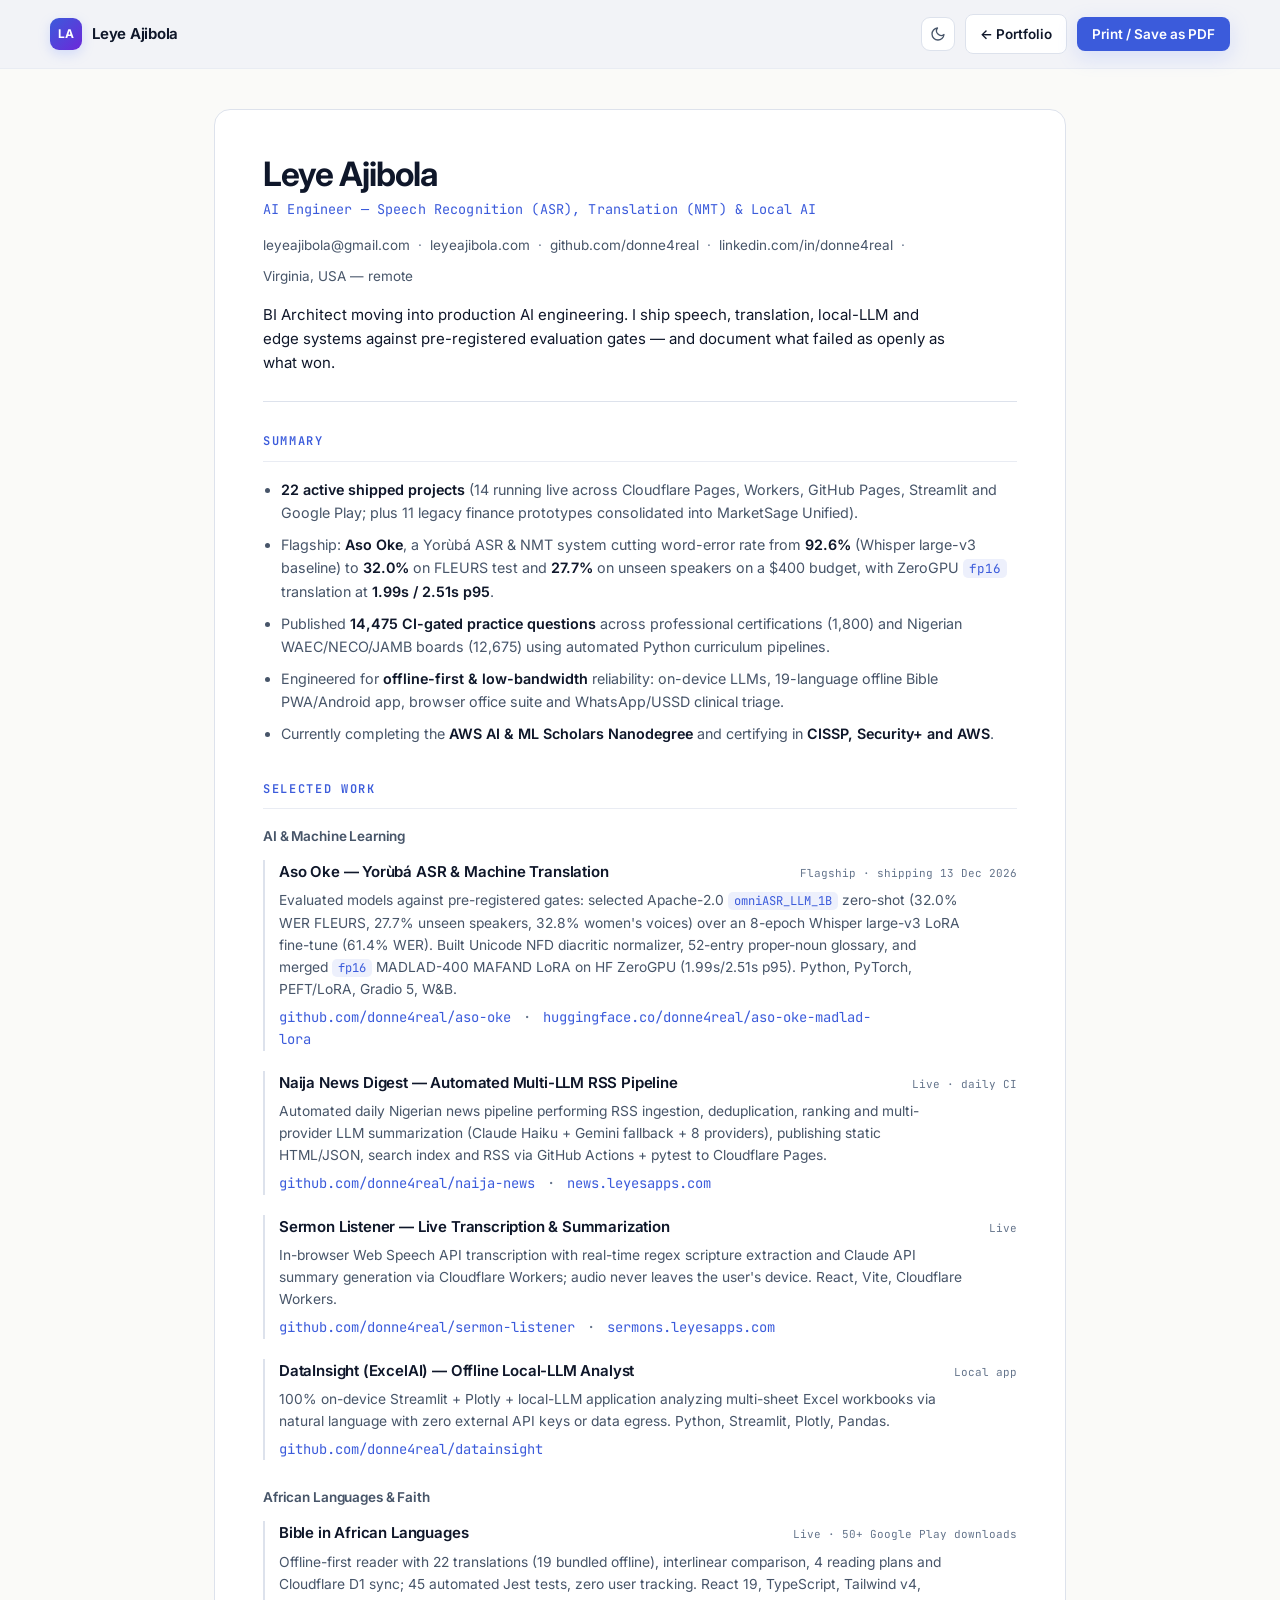
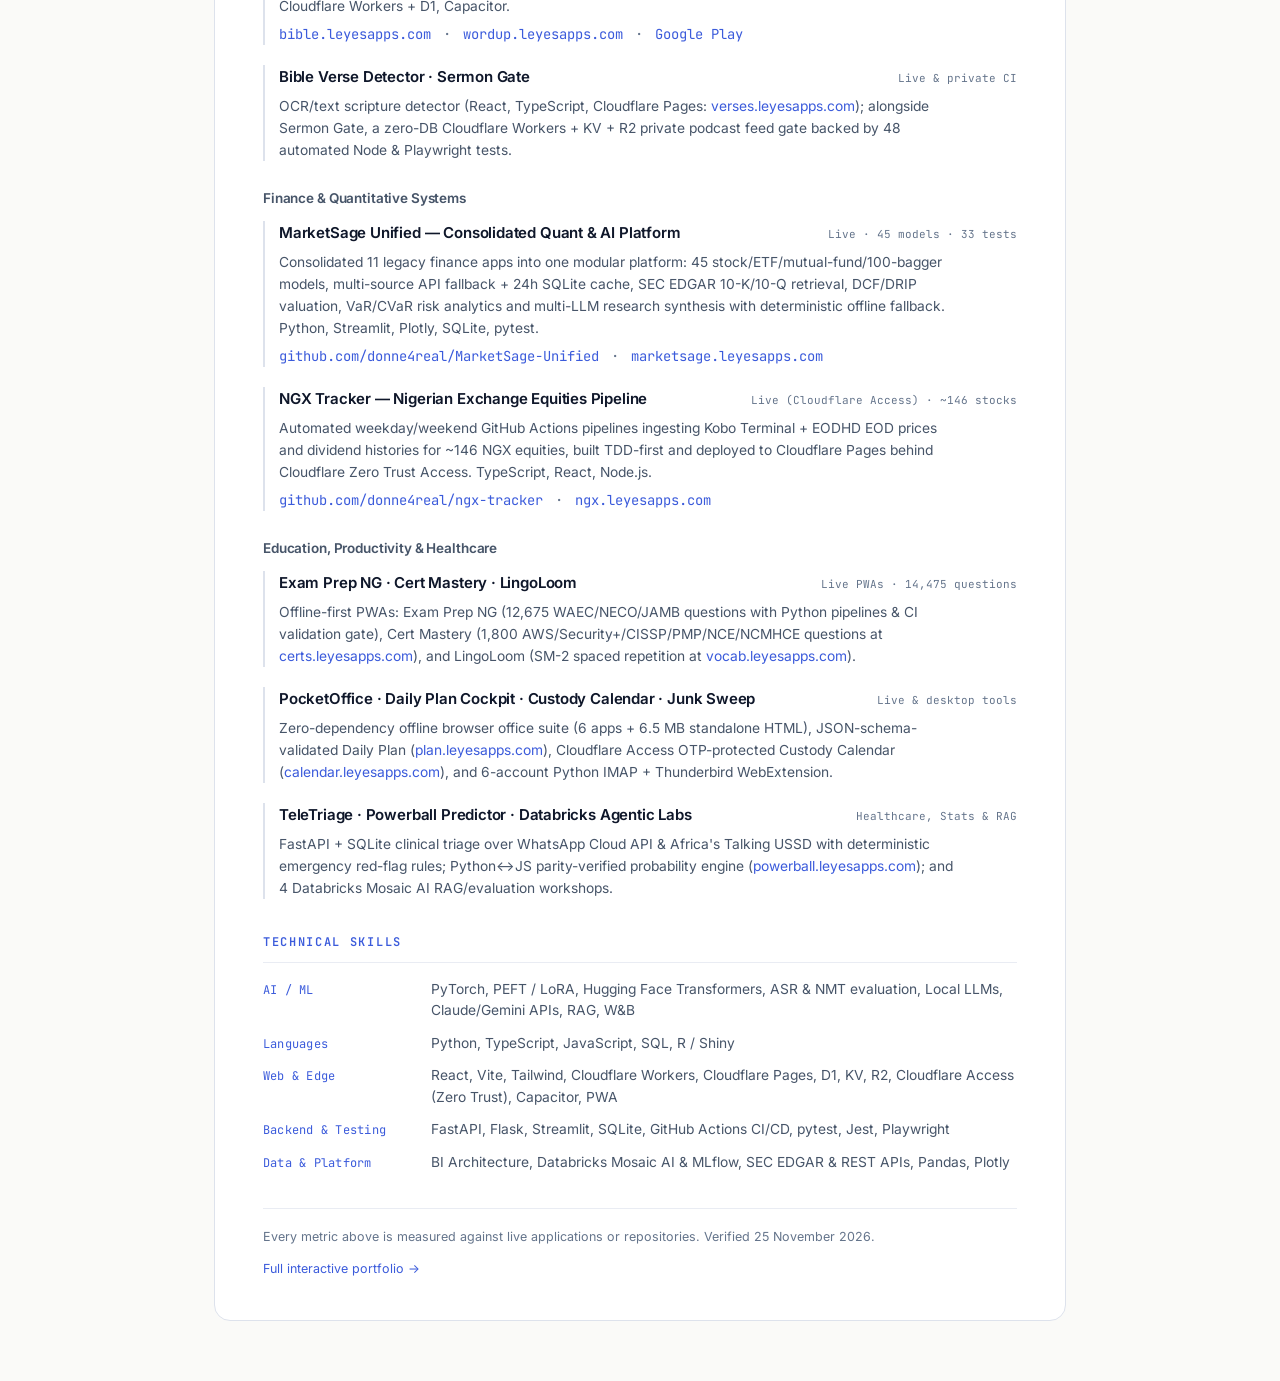
<file: resume.html>
<!DOCTYPE html>
<html lang="en">
<head>
<meta charset="UTF-8">
<meta name="viewport" content="width=device-width, initial-scale=1">
<title>Leye Ajibola — Résumé</title>
<meta name="description" content="Résumé of Leye Ajibola — AI Engineer. Production ASR, NMT, local-LLM and Cloudflare edge systems across 22 active shipped projects.">
<meta name="author" content="Leye Ajibola">
<meta name="theme-color" content="#080A0F">
<link rel="canonical" href="https://leyeajibola.com/resume.html">

<meta property="og:type" content="profile">
<meta property="og:title" content="Leye Ajibola — Résumé">
<meta property="og:description" content="AI Engineer building production ASR, NMT, local-LLM and offline-first systems.">
<meta property="og:url" content="https://leyeajibola.com/resume.html">
<meta property="og:image" content="https://leyeajibola.com/assets/og-card.png">

<link rel="icon" href="favicon.svg" type="image/svg+xml">
<link rel="preconnect" href="https://fonts.googleapis.com">
<link rel="preconnect" href="https://fonts.gstatic.com" crossorigin>
<link href="https://fonts.googleapis.com/css2?family=Inter:wght@400;500;600;700&family=JetBrains+Mono:wght@400;500;600&display=swap" rel="stylesheet">
<link rel="stylesheet" href="assets/css/style.css?v=20261125b">
<link rel="stylesheet" href="assets/css/resume.css?v=20261125b">
</head>
<body class="resume-body">

<header class="resume-bar no-print">
  <div class="wrap resume-bar-inner">
    <a class="brand" href="index.html">
      <span class="brand-mark" aria-hidden="true">LA</span>
      <span class="brand-text">Leye Ajibola</span>
    </a>
    <div class="resume-bar-actions">
      <button type="button" class="icon-btn" id="themeToggle" aria-label="Toggle light or dark theme" title="Toggle theme">
        <svg id="iconSun" width="16" height="16" viewBox="0 0 24 24" fill="none" stroke="currentColor" stroke-width="2" stroke-linecap="round" stroke-linejoin="round" aria-hidden="true"><circle cx="12" cy="12" r="5"/><line x1="12" y1="1" x2="12" y2="3"/><line x1="12" y1="21" x2="12" y2="23"/><line x1="4.22" y1="4.22" x2="5.64" y2="5.64"/><line x1="18.36" y1="18.36" x2="19.78" y2="19.78"/><line x1="1" y1="12" x2="3" y2="12"/><line x1="21" y1="12" x2="23" y2="12"/><line x1="4.22" y1="19.78" x2="5.64" y2="18.36"/><line x1="18.36" y1="5.64" x2="19.78" y2="4.22"/></svg>
        <svg id="iconMoon" width="16" height="16" viewBox="0 0 24 24" fill="none" stroke="currentColor" stroke-width="2" stroke-linecap="round" stroke-linejoin="round" aria-hidden="true" style="display:none"><path d="M21 12.79A9 9 0 1 1 11.21 3 7 7 0 0 0 21 12.79z"/></svg>
      </button>
      <a class="btn btn-sm btn-ghost" href="index.html">&larr; Portfolio</a>
      <button class="btn btn-sm btn-primary" id="printBtn" type="button">Print / Save as PDF</button>
    </div>
  </div>
</header>

<main class="resume-wrap">
  <article class="resume">

    <!-- ---------- HEADER ---------- -->
    <header class="resume-head">
      <h1>Leye Ajibola</h1>
      <p class="resume-title">AI Engineer &mdash; Speech Recognition (ASR), Translation (NMT) &amp; Local AI</p>
      <p class="resume-contact">
        <a href="mailto:leyeajibola@gmail.com">leyeajibola@gmail.com</a>
        <span aria-hidden="true">&middot;</span>
        <a href="https://leyeajibola.com">leyeajibola.com</a>
        <span aria-hidden="true">&middot;</span>
        <a href="https://github.com/donne4real" target="_blank" rel="noopener">github.com/donne4real</a>
        <span aria-hidden="true">&middot;</span>
        <a href="https://www.linkedin.com/in/donne4real" target="_blank" rel="noopener">linkedin.com/in/donne4real</a>
        <span aria-hidden="true">&middot;</span>
        <span>Virginia, USA &mdash; remote</span>
      </p>
      <p class="resume-strap">
        BI Architect moving into production AI engineering. I ship speech, translation, local-LLM and edge
        systems against pre-registered evaluation gates &mdash; and document what failed as openly as what won.
      </p>
    </header>

    <!-- ---------- SUMMARY ---------- -->
    <section class="resume-section">
      <h2>Summary</h2>
      <ul class="resume-bullets">
        <li><strong>22 active shipped projects</strong> (14 running live across Cloudflare Pages, Workers, GitHub Pages, Streamlit and Google Play; plus 11 legacy finance prototypes consolidated into MarketSage Unified).</li>
        <li>Flagship: <strong>Aso Oke</strong>, a Yorùbá ASR &amp; NMT system cutting word-error rate from <strong>92.6%</strong> (Whisper large-v3 baseline) to <strong>32.0%</strong> on FLEURS test and <strong>27.7%</strong> on unseen speakers on a $400 budget, with ZeroGPU <code>fp16</code> translation at <strong>1.99s / 2.51s p95</strong>.</li>
        <li>Published <strong>14,475 CI-gated practice questions</strong> across professional certifications (1,800) and Nigerian WAEC/NECO/JAMB boards (12,675) using automated Python curriculum pipelines.</li>
        <li>Engineered for <strong>offline-first &amp; low-bandwidth</strong> reliability: on-device LLMs, 19-language offline Bible PWA/Android app, browser office suite and WhatsApp/USSD clinical triage.</li>
        <li>Currently completing the <strong>AWS AI &amp; ML Scholars Nanodegree</strong> and certifying in <strong>CISSP, Security+ and AWS</strong>.</li>
      </ul>
    </section>

    <!-- ---------- PROJECTS ---------- -->
    <section class="resume-section">
      <h2>Selected work</h2>

      <h3>AI &amp; Machine Learning</h3>
      <div class="resume-item">
        <div class="resume-item-head">
          <strong>Aso Oke &mdash; Yorùbá ASR &amp; Machine Translation</strong>
          <span class="resume-tag">Flagship &middot; shipping 13 Dec 2026</span>
        </div>
        <p>Evaluated models against pre-registered gates: selected Apache-2.0 <code>omniASR_LLM_1B</code> zero-shot (32.0% WER FLEURS, 27.7% unseen speakers, 32.8% women's voices) over an 8-epoch Whisper large-v3 LoRA fine-tune (61.4% WER). Built Unicode NFD diacritic normalizer, 52-entry proper-noun glossary, and merged <code>fp16</code> MADLAD-400 MAFAND LoRA on HF ZeroGPU (1.99s/2.51s p95). Python, PyTorch, PEFT/LoRA, Gradio 5, W&amp;B.</p>
        <p class="resume-links">
          <a href="https://github.com/donne4real/aso-oke" target="_blank" rel="noopener">github.com/donne4real/aso-oke</a>
          <span aria-hidden="true">&middot;</span>
          <a href="https://huggingface.co/donne4real/aso-oke-madlad-lora" target="_blank" rel="noopener">huggingface.co/donne4real/aso-oke-madlad-lora</a>
        </p>
      </div>

      <div class="resume-item">
        <div class="resume-item-head">
          <strong>Naija News Digest &mdash; Automated Multi-LLM RSS Pipeline</strong>
          <span class="resume-tag">Live &middot; daily CI</span>
        </div>
        <p>Automated daily Nigerian news pipeline performing RSS ingestion, deduplication, ranking and multi-provider LLM summarization (Claude Haiku + Gemini fallback + 8 providers), publishing static HTML/JSON, search index and RSS via GitHub Actions + pytest to Cloudflare Pages.</p>
        <p class="resume-links">
          <a href="https://github.com/donne4real/naija-news" target="_blank" rel="noopener">github.com/donne4real/naija-news</a>
          <span aria-hidden="true">&middot;</span>
          <a href="https://news.leyesapps.com" target="_blank" rel="noopener">news.leyesapps.com</a>
        </p>
      </div>

      <div class="resume-item">
        <div class="resume-item-head">
          <strong>Sermon Listener &mdash; Live Transcription &amp; Summarization</strong>
          <span class="resume-tag">Live</span>
        </div>
        <p>In-browser Web Speech API transcription with real-time regex scripture extraction and Claude API summary generation via Cloudflare Workers; audio never leaves the user's device. React, Vite, Cloudflare Workers.</p>
        <p class="resume-links">
          <a href="https://github.com/donne4real/sermon-listener" target="_blank" rel="noopener">github.com/donne4real/sermon-listener</a>
          <span aria-hidden="true">&middot;</span>
          <a href="https://sermons.leyesapps.com" target="_blank" rel="noopener">sermons.leyesapps.com</a>
        </p>
      </div>

      <div class="resume-item">
        <div class="resume-item-head">
          <strong>DataInsight (ExcelAI) &mdash; Offline Local-LLM Analyst</strong>
          <span class="resume-tag">Local app</span>
        </div>
        <p>100% on-device Streamlit + Plotly + local-LLM application analyzing multi-sheet Excel workbooks via natural language with zero external API keys or data egress. Python, Streamlit, Plotly, Pandas.</p>
        <p class="resume-links">
          <a href="https://github.com/donne4real/datainsight" target="_blank" rel="noopener">github.com/donne4real/datainsight</a>
        </p>
      </div>

      <h3>African Languages &amp; Faith</h3>

      <div class="resume-item">
        <div class="resume-item-head">
          <strong>Bible in African Languages</strong>
          <span class="resume-tag">Live &middot; 50+ Google Play downloads</span>
        </div>
        <p>Offline-first reader with 22 translations (19 bundled offline), interlinear comparison, 4 reading plans and Cloudflare D1 sync; 45 automated Jest tests, zero user tracking. React 19, TypeScript, Tailwind v4, Cloudflare Workers + D1, Capacitor.</p>
        <p class="resume-links">
          <a href="https://bible.leyesapps.com" target="_blank" rel="noopener">bible.leyesapps.com</a>
          <span aria-hidden="true">&middot;</span>
          <a href="https://wordup.leyesapps.com" target="_blank" rel="noopener">wordup.leyesapps.com</a>
          <span aria-hidden="true">&middot;</span>
          <a href="https://play.google.com/store/apps/details?id=com.wordupafrica.biblereader" target="_blank" rel="noopener">Google Play</a>
        </p>
      </div>

      <div class="resume-item">
        <div class="resume-item-head">
          <strong>Bible Verse Detector &middot; Sermon Gate</strong>
          <span class="resume-tag">Live &amp; private CI</span>
        </div>
        <p>OCR/text scripture detector (React, TypeScript, Cloudflare Pages: <a href="https://verses.leyesapps.com" target="_blank" rel="noopener">verses.leyesapps.com</a>); alongside Sermon Gate, a zero-DB Cloudflare Workers + KV + R2 private podcast feed gate backed by 48 automated Node &amp; Playwright tests.</p>
      </div>

      <h3>Finance &amp; Quantitative Systems</h3>

      <div class="resume-item">
        <div class="resume-item-head">
          <strong>MarketSage Unified &mdash; Consolidated Quant &amp; AI Platform</strong>
          <span class="resume-tag">Live &middot; 45 models &middot; 33 tests</span>
        </div>
        <p>Consolidated 11 legacy finance apps into one modular platform: 45 stock/ETF/mutual-fund/100-bagger models, multi-source API fallback + 24h SQLite cache, SEC EDGAR 10-K/10-Q retrieval, DCF/DRIP valuation, VaR/CVaR risk analytics and multi-LLM research synthesis with deterministic offline fallback. Python, Streamlit, Plotly, SQLite, pytest.</p>
        <p class="resume-links">
          <a href="https://github.com/donne4real/MarketSage-Unified" target="_blank" rel="noopener">github.com/donne4real/MarketSage-Unified</a>
          <span aria-hidden="true">&middot;</span>
          <a href="https://marketsage.leyesapps.com" target="_blank" rel="noopener">marketsage.leyesapps.com</a>
        </p>
      </div>

      <div class="resume-item">
        <div class="resume-item-head">
          <strong>NGX Tracker &mdash; Nigerian Exchange Equities Pipeline</strong>
          <span class="resume-tag">Live (Cloudflare Access) &middot; ~146 stocks</span>
        </div>
        <p>Automated weekday/weekend GitHub Actions pipelines ingesting Kobo Terminal + EODHD EOD prices and dividend histories for ~146 NGX equities, built TDD-first and deployed to Cloudflare Pages behind Cloudflare Zero Trust Access. TypeScript, React, Node.js.</p>
        <p class="resume-links">
          <a href="https://github.com/donne4real/ngx-tracker" target="_blank" rel="noopener">github.com/donne4real/ngx-tracker</a>
          <span aria-hidden="true">&middot;</span>
          <a href="https://ngx.leyesapps.com" target="_blank" rel="noopener">ngx.leyesapps.com</a>
        </p>
      </div>

      <h3>Education, Productivity &amp; Healthcare</h3>

      <div class="resume-item">
        <div class="resume-item-head">
          <strong>Exam Prep NG &middot; Cert Mastery &middot; LingoLoom</strong>
          <span class="resume-tag">Live PWAs &middot; 14,475 questions</span>
        </div>
        <p>Offline-first PWAs: Exam Prep NG (12,675 WAEC/NECO/JAMB questions with Python pipelines &amp; CI validation gate), Cert Mastery (1,800 AWS/Security+/CISSP/PMP/NCE/NCMHCE questions at <a href="https://certs.leyesapps.com" target="_blank" rel="noopener">certs.leyesapps.com</a>), and LingoLoom (SM-2 spaced repetition at <a href="https://vocab.leyesapps.com" target="_blank" rel="noopener">vocab.leyesapps.com</a>).</p>
      </div>

      <div class="resume-item">
        <div class="resume-item-head">
          <strong>PocketOffice &middot; Daily Plan Cockpit &middot; Custody Calendar &middot; Junk Sweep</strong>
          <span class="resume-tag">Live &amp; desktop tools</span>
        </div>
        <p>Zero-dependency offline browser office suite (6 apps + 6.5 MB standalone HTML), JSON-schema-validated Daily Plan (<a href="https://plan.leyesapps.com" target="_blank" rel="noopener">plan.leyesapps.com</a>), Cloudflare Access OTP-protected Custody Calendar (<a href="https://calendar.leyesapps.com" target="_blank" rel="noopener">calendar.leyesapps.com</a>), and 6-account Python IMAP + Thunderbird WebExtension.</p>
      </div>

      <div class="resume-item">
        <div class="resume-item-head">
          <strong>TeleTriage &middot; Powerball Predictor &middot; Databricks Agentic Labs</strong>
          <span class="resume-tag">Healthcare, Stats &amp; RAG</span>
        </div>
        <p>FastAPI + SQLite clinical triage over WhatsApp Cloud API &amp; Africa's Talking USSD with deterministic emergency red-flag rules; Python↔JS parity-verified probability engine (<a href="https://powerball.leyesapps.com" target="_blank" rel="noopener">powerball.leyesapps.com</a>); and 4 Databricks Mosaic AI RAG/evaluation workshops.</p>
      </div>
    </section>

    <!-- ---------- SKILLS ---------- -->
    <section class="resume-section">
      <h2>Technical skills</h2>
      <dl class="resume-skills">
        <div>
          <dt>AI / ML</dt>
          <dd>PyTorch, PEFT / LoRA, Hugging Face Transformers, ASR &amp; NMT evaluation, Local LLMs, Claude/Gemini APIs, RAG, W&amp;B</dd>
        </div>
        <div>
          <dt>Languages</dt>
          <dd>Python, TypeScript, JavaScript, SQL, R / Shiny</dd>
        </div>
        <div>
          <dt>Web &amp; Edge</dt>
          <dd>React, Vite, Tailwind, Cloudflare Workers, Cloudflare Pages, D1, KV, R2, Cloudflare Access (Zero Trust), Capacitor, PWA</dd>
        </div>
        <div>
          <dt>Backend &amp; Testing</dt>
          <dd>FastAPI, Flask, Streamlit, SQLite, GitHub Actions CI/CD, pytest, Jest, Playwright</dd>
        </div>
        <div>
          <dt>Data &amp; Platform</dt>
          <dd>BI Architecture, Databricks Mosaic AI &amp; MLflow, SEC EDGAR &amp; REST APIs, Pandas, Plotly</dd>
        </div>
      </dl>
    </section>

    <footer class="resume-foot">
      <p>Every metric above is measured against live applications or repositories. Verified 25 November 2026.</p>
      <p><a href="index.html">Full interactive portfolio &rarr;</a></p>
    </footer>

  </article>
</main>

<script>
(function () {
  var saved = null;
  try { saved = localStorage.getItem("la-theme"); } catch (_) {}
  var preferred = window.matchMedia && window.matchMedia("(prefers-color-scheme: light)").matches ? "light" : "dark";
  function applyTheme(t) {
    document.documentElement.setAttribute("data-theme", t);
    var sun = document.getElementById("iconSun");
    var moon = document.getElementById("iconMoon");
    if (sun && moon) {
      sun.style.display = t === "light" ? "none" : "block";
      moon.style.display = t === "light" ? "block" : "none";
    }
  }
  applyTheme(saved || preferred);
  var tbtn = document.getElementById("themeToggle");
  if (tbtn) {
    tbtn.addEventListener("click", function () {
      var next = document.documentElement.getAttribute("data-theme") === "light" ? "dark" : "light";
      applyTheme(next);
      try { localStorage.setItem("la-theme", next); } catch (_) {}
    });
  }
  var btn = document.getElementById("printBtn");
  if (btn) btn.addEventListener("click", function () { window.print(); });
})();
</script>
</body>
</html>
</file>
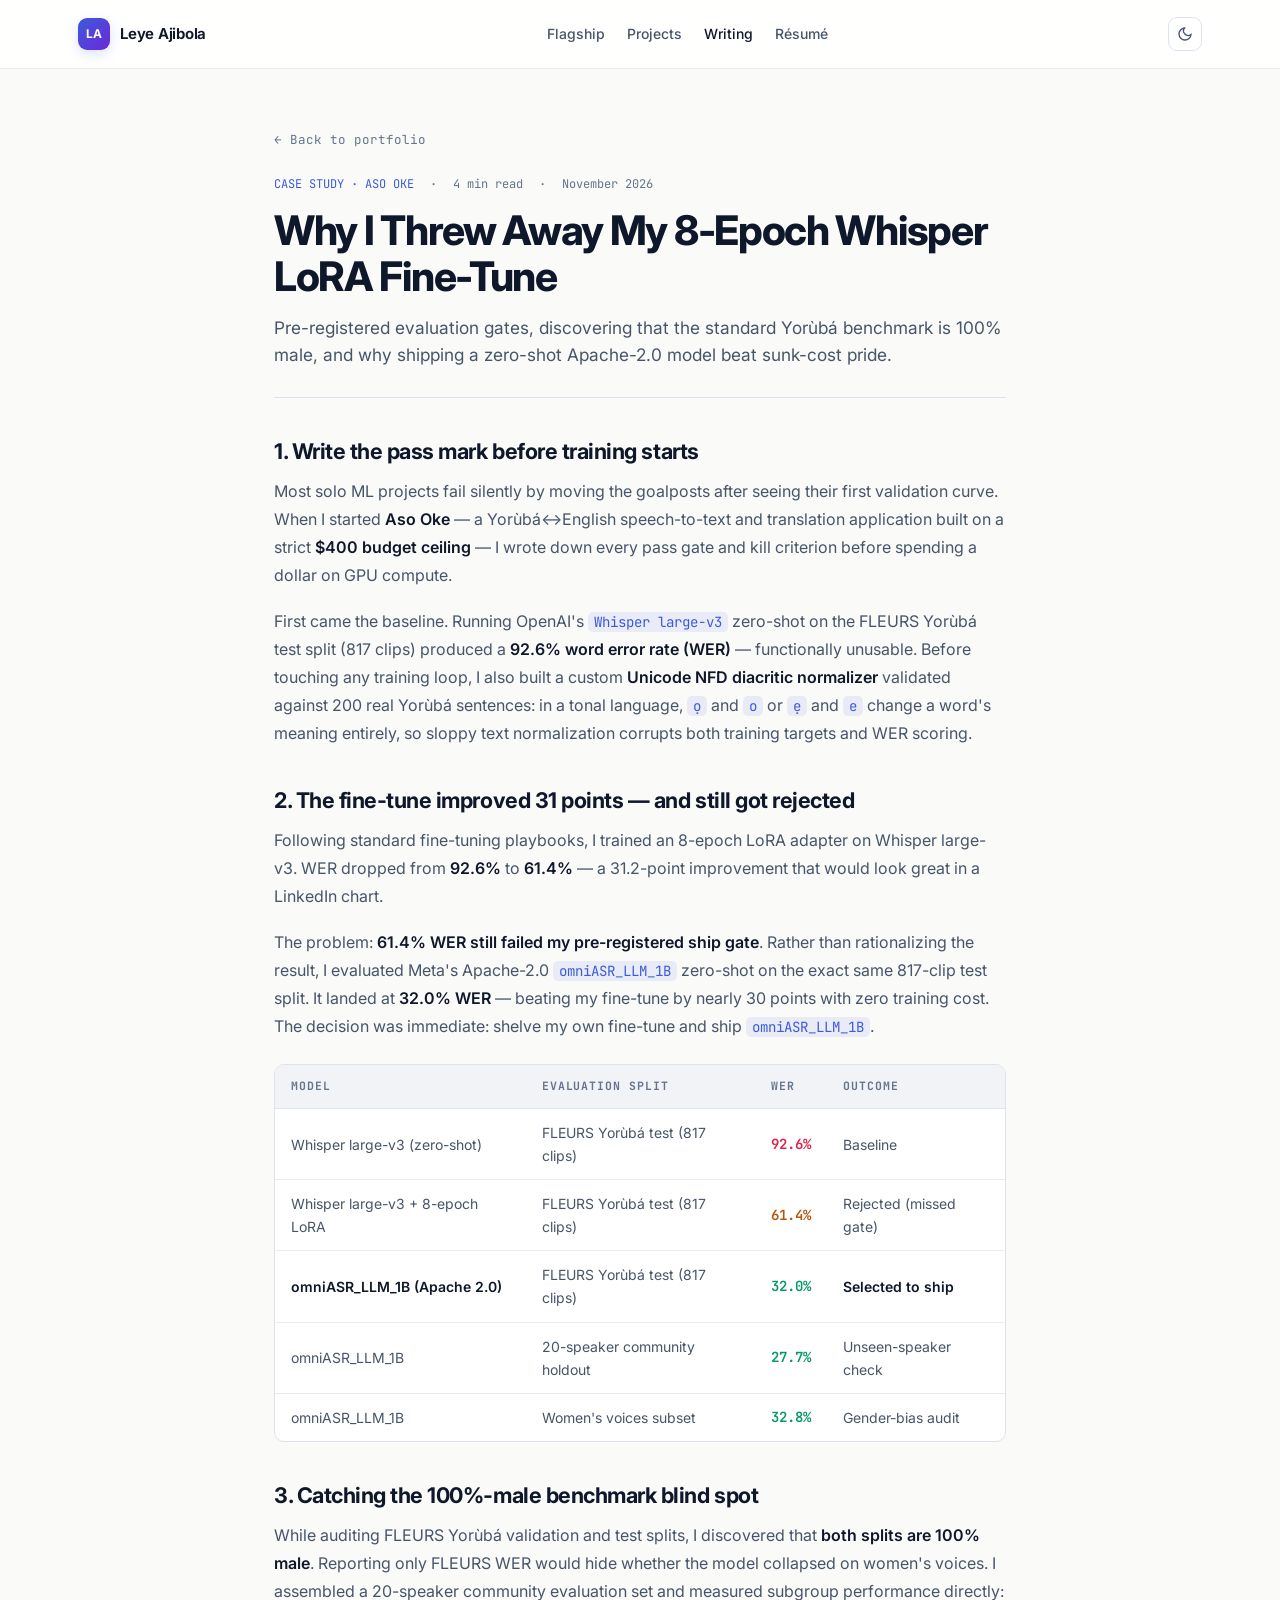
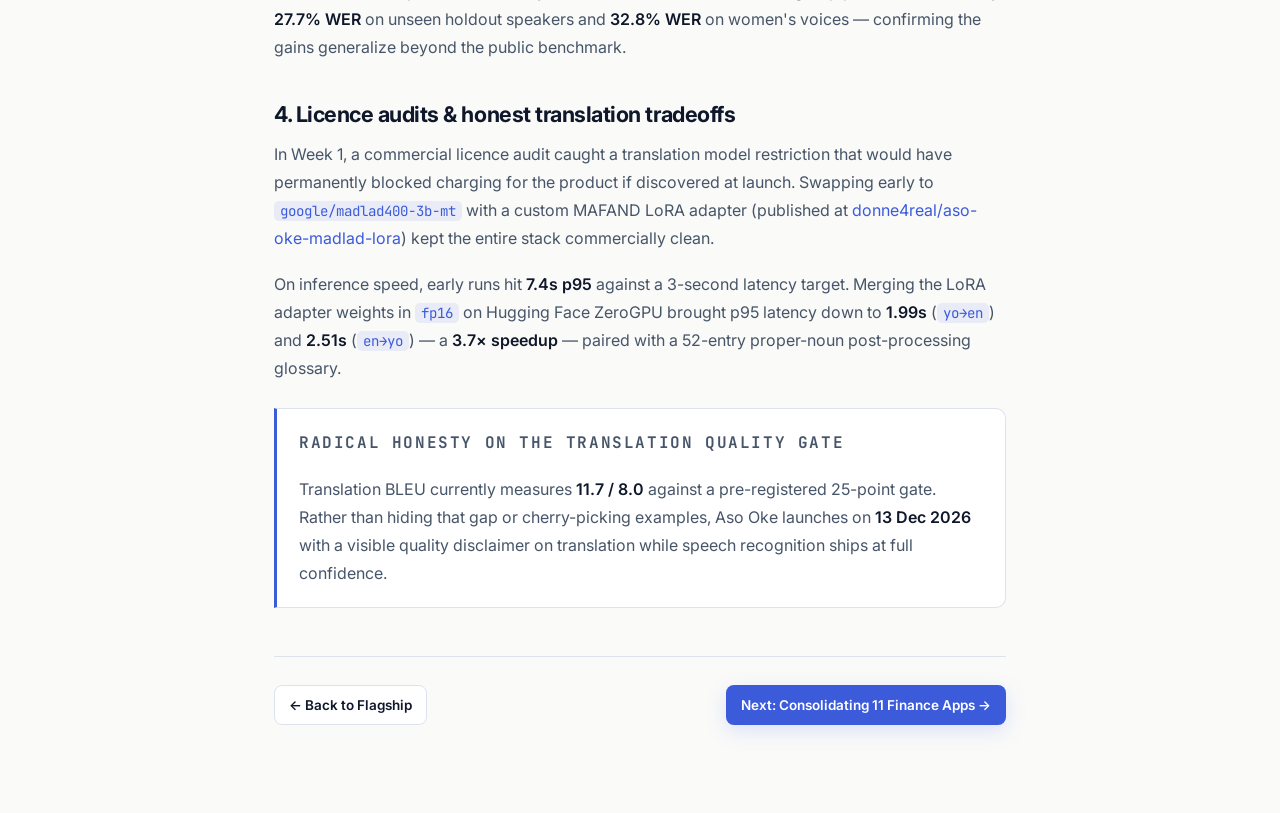
<file: notes/aso-oke-decision-log.html>
<!DOCTYPE html>
<html lang="en">
<head>
<meta charset="UTF-8">
<meta name="viewport" content="width=device-width, initial-scale=1">
<title>Why I Threw Away My 8-Epoch Whisper LoRA Fine-Tune — Leye Ajibola</title>
<meta name="description" content="How pre-registered evaluation gates, a FLEURS gender-bias audit, and Apache-2.0 licence checks shaped Aso Oke — cutting Yorùbá WER from 92.6% to 32.0%.">
<link rel="canonical" href="https://leyeajibola.com/notes/aso-oke-decision-log">
<meta property="og:type" content="article">
<meta property="og:title" content="Why I Threw Away My 8-Epoch Whisper LoRA Fine-Tune">
<meta property="og:description" content="Pre-registered evaluation gates, FLEURS 100%-male audit findings, ZeroGPU fp16 latency optimization (7.4s → 1.99s) and transparent model cards on Aso Oke.">
<meta property="og:image" content="https://leyeajibola.com/assets/og-card.png">
<meta name="twitter:card" content="summary_large_image">
<meta name="twitter:image" content="https://leyeajibola.com/assets/og-card.png">
<link rel="icon" href="../favicon.svg" type="image/svg+xml">
<link rel="preconnect" href="https://fonts.googleapis.com">
<link rel="preconnect" href="https://fonts.gstatic.com" crossorigin>
<link href="https://fonts.googleapis.com/css2?family=Inter:wght@400;500;600;700;800&family=JetBrains+Mono:wght@400;500;600&display=swap" rel="stylesheet">
<link rel="stylesheet" href="../assets/css/style.css?v=20261125b">
<link rel="stylesheet" href="../assets/css/notes.css?v=20261125b">
</head>
<body>
<header class="site-header">
  <div class="wrap header-inner">
    <a class="brand" href="../index.html">
      <span class="brand-mark" aria-hidden="true">LA</span>
      <span class="brand-text">Leye Ajibola</span>
    </a>
    <nav class="nav" aria-label="Primary">
      <a href="../index.html#flagship">Flagship</a>
      <a href="../index.html#projects">Projects</a>
      <a href="../index.html#writing" class="active">Writing</a>
      <a href="../resume.html">Résumé</a>
    </nav>
    <div class="header-controls">
      <button type="button" class="icon-btn" id="themeToggle" aria-label="Toggle theme" title="Toggle theme">
        <svg id="iconSun" width="16" height="16" viewBox="0 0 24 24" fill="none" stroke="currentColor" stroke-width="2" aria-hidden="true"><circle cx="12" cy="12" r="5"/><line x1="12" y1="1" x2="12" y2="3"/><line x1="12" y1="21" x2="12" y2="23"/><line x1="4.22" y1="4.22" x2="5.64" y2="5.64"/><line x1="18.36" y1="18.36" x2="19.78" y2="19.78"/><line x1="1" y1="12" x2="3" y2="12"/><line x1="21" y1="12" x2="23" y2="12"/><line x1="4.22" y1="19.78" x2="5.64" y2="18.36"/><line x1="18.36" y1="5.64" x2="19.78" y2="4.22"/></svg>
        <svg id="iconMoon" width="16" height="16" viewBox="0 0 24 24" fill="none" stroke="currentColor" stroke-width="2" style="display:none" aria-hidden="true"><path d="M21 12.79A9 9 0 1 1 11.21 3 7 7 0 0 0 21 12.79z"/></svg>
      </button>
    </div>
  </div>
</header>

<main class="note-wrap">
  <a class="note-back" href="../index.html#writing">&larr; Back to portfolio</a>

  <header class="note-header">
    <div class="note-meta">
      <span>CASE STUDY &middot; ASO OKE</span>
      <span class="dim">&middot;</span>
      <span class="dim">4 min read</span>
      <span class="dim">&middot;</span>
      <span class="dim">November 2026</span>
    </div>
    <h1>Why I Threw Away My 8-Epoch Whisper LoRA Fine-Tune</h1>
    <p class="note-dek">
      Pre-registered evaluation gates, discovering that the standard Yorùbá benchmark is 100% male,
      and why shipping a zero-shot Apache-2.0 model beat sunk-cost pride.
    </p>
  </header>

  <article class="note-body">
    <h2>1. Write the pass mark before training starts</h2>
    <p>
      Most solo ML projects fail silently by moving the goalposts after seeing their first validation curve.
      When I started <strong>Aso Oke</strong> — a Yorùbá↔English speech-to-text and translation application
      built on a strict <strong>$400 budget ceiling</strong> — I wrote down every pass gate and kill criterion
      before spending a dollar on GPU compute.
    </p>
    <p>
      First came the baseline. Running OpenAI's <code>Whisper large-v3</code> zero-shot on the FLEURS Yorùbá
      test split (817 clips) produced a <strong>92.6% word error rate (WER)</strong> — functionally unusable.
      Before touching any training loop, I also built a custom <strong>Unicode NFD diacritic normalizer</strong>
      validated against 200 real Yorùbá sentences: in a tonal language, <code>ọ</code> and <code>o</code> or
      <code>ẹ</code> and <code>e</code> change a word's meaning entirely, so sloppy text normalization corrupts
      both training targets and WER scoring.
    </p>

    <h2>2. The fine-tune improved 31 points — and still got rejected</h2>
    <p>
      Following standard fine-tuning playbooks, I trained an 8-epoch LoRA adapter on Whisper large-v3.
      WER dropped from <strong>92.6%</strong> to <strong>61.4%</strong> — a 31.2-point improvement that would
      look great in a LinkedIn chart.
    </p>
    <p>
      The problem: <strong>61.4% WER still failed my pre-registered ship gate</strong>. Rather than rationalizing
      the result, I evaluated Meta's Apache-2.0 <code>omniASR_LLM_1B</code> zero-shot on the exact same 817-clip
      test split. It landed at <strong>32.0% WER</strong> — beating my fine-tune by nearly 30 points with zero
      training cost. The decision was immediate: shelve my own fine-tune and ship <code>omniASR_LLM_1B</code>.
    </p>

    <div class="note-table-wrap">
      <table class="note-table">
        <thead>
          <tr><th>Model</th><th>Evaluation Split</th><th>WER</th><th>Outcome</th></tr>
        </thead>
        <tbody>
          <tr><td>Whisper large-v3 (zero-shot)</td><td>FLEURS Yorùbá test (817 clips)</td><td class="mono bad">92.6%</td><td>Baseline</td></tr>
          <tr><td>Whisper large-v3 + 8-epoch LoRA</td><td>FLEURS Yorùbá test (817 clips)</td><td class="mono warn">61.4%</td><td>Rejected (missed gate)</td></tr>
          <tr><td><strong>omniASR_LLM_1B (Apache 2.0)</strong></td><td>FLEURS Yorùbá test (817 clips)</td><td class="mono good">32.0%</td><td><strong>Selected to ship</strong></td></tr>
          <tr><td>omniASR_LLM_1B</td><td>20-speaker community holdout</td><td class="mono good">27.7%</td><td>Unseen-speaker check</td></tr>
          <tr><td>omniASR_LLM_1B</td><td>Women's voices subset</td><td class="mono good">32.8%</td><td>Gender-bias audit</td></tr>
        </tbody>
      </table>
    </div>

    <h2>3. Catching the 100%-male benchmark blind spot</h2>
    <p>
      While auditing FLEURS Yorùbá validation and test splits, I discovered that <strong>both splits are 100% male</strong>.
      Reporting only FLEURS WER would hide whether the model collapsed on women's voices. I assembled a 20-speaker
      community evaluation set and measured subgroup performance directly: <strong>27.7% WER</strong> on unseen
      holdout speakers and <strong>32.8% WER</strong> on women's voices — confirming the gains generalize beyond
      the public benchmark.
    </p>

    <h2>4. Licence audits &amp; honest translation tradeoffs</h2>
    <p>
      In Week 1, a commercial licence audit caught a translation model restriction that would have permanently
      blocked charging for the product if discovered at launch. Swapping early to <code>google/madlad400-3b-mt</code>
      with a custom MAFAND LoRA adapter (published at
      <a href="https://huggingface.co/donne4real/aso-oke-madlad-lora" target="_blank" rel="noopener">donne4real/aso-oke-madlad-lora</a>)
      kept the entire stack commercially clean.
    </p>
    <p>
      On inference speed, early runs hit <strong>7.4s p95</strong> against a 3-second latency target. Merging the
      LoRA adapter weights in <code>fp16</code> on Hugging Face ZeroGPU brought p95 latency down to
      <strong>1.99s</strong> (<code>yo→en</code>) and <strong>2.51s</strong> (<code>en→yo</code>) — a <strong>3.7× speedup</strong>
      — paired with a 52-entry proper-noun post-processing glossary.
    </p>

    <div class="note-callout">
      <p class="note-callout-title">Radical honesty on the translation quality gate</p>
      <p>
        Translation BLEU currently measures <strong>11.7 / 8.0</strong> against a pre-registered 25-point gate.
        Rather than hiding that gap or cherry-picking examples, Aso Oke launches on <strong>13 Dec 2026</strong>
        with a visible quality disclaimer on translation while speech recognition ships at full confidence.
      </p>
    </div>

    <div class="note-nav">
      <a class="btn btn-sm btn-ghost" href="../index.html#flagship">&larr; Back to Flagship</a>
      <a class="btn btn-sm btn-primary" href="marketsage-consolidation.html">Next: Consolidating 11 Finance Apps &rarr;</a>
    </div>
  </article>
</main>

<script>
(function(){var s=null;try{s=localStorage.getItem("la-theme")}catch(_){}var p=window.matchMedia&&window.matchMedia("(prefers-color-scheme: light)").matches?"light":"dark";function a(t){document.documentElement.setAttribute("data-theme",t);var x=document.getElementById("iconSun"),y=document.getElementById("iconMoon");if(x&&y){x.style.display=t==="light"?"none":"block";y.style.display=t==="light"?"block":"none"}}a(s||p);var b=document.getElementById("themeToggle");if(b)b.addEventListener("click",function(){var n=document.documentElement.getAttribute("data-theme")==="light"?"dark":"light";a(n);try{localStorage.setItem("la-theme",n)}catch(_){}})})();
</script>
</body>
</html>
</file>
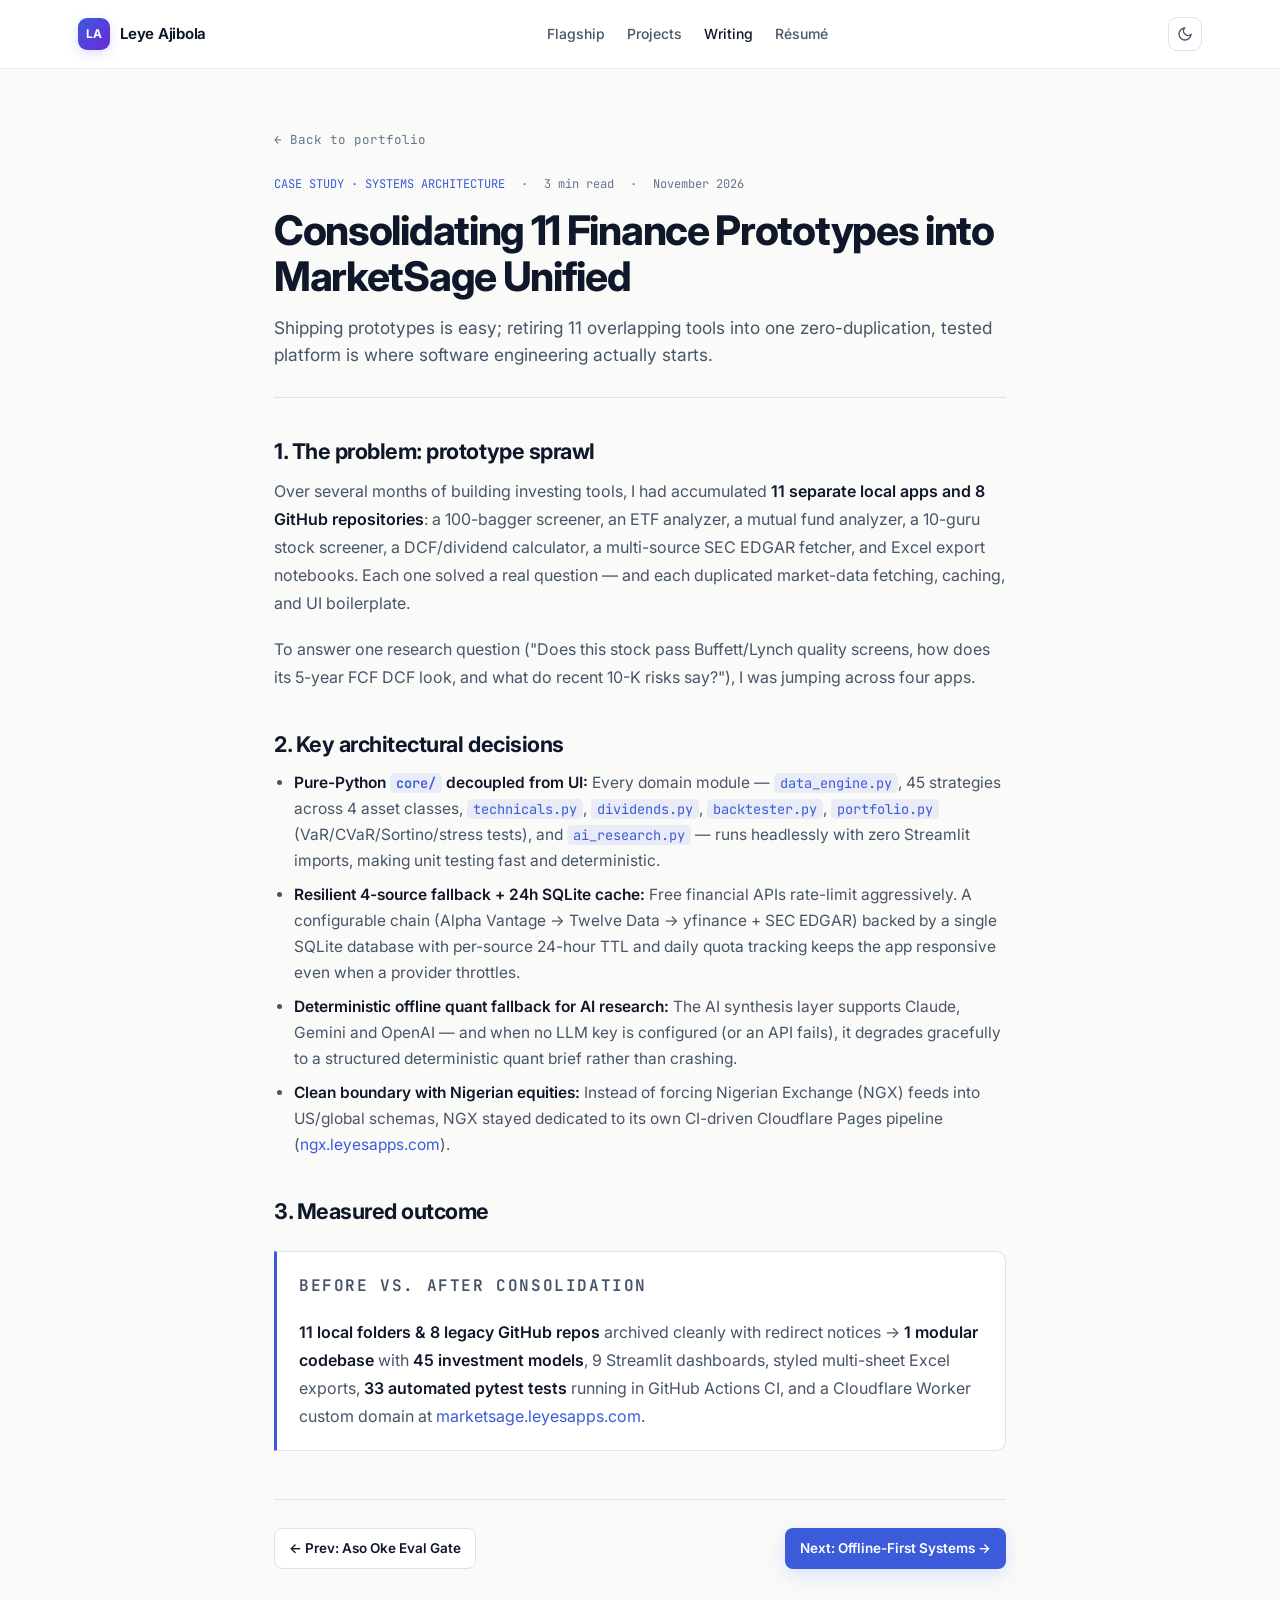
<file: notes/marketsage-consolidation.html>
<!DOCTYPE html>
<html lang="en">
<head>
<meta charset="UTF-8">
<meta name="viewport" content="width=device-width, initial-scale=1">
<title>Consolidating 11 Finance Prototypes into MarketSage Unified — Leye Ajibola</title>
<meta name="description" content="How I merged 11 overlapping stock, ETF, mutual fund and risk prototypes into one decoupled, SQLite-cached, pytest-verified platform.">
<link rel="canonical" href="https://leyeajibola.com/notes/marketsage-consolidation">
<meta property="og:type" content="article">
<meta property="og:title" content="Consolidating 11 Finance Prototypes into MarketSage Unified">
<meta property="og:description" content="Decoupling pure-Python domain logic from UI, 4-source API fallback with 24h SQLite caching, offline quant fallback and 33 automated tests.">
<meta property="og:image" content="https://leyeajibola.com/assets/og-card.png">
<meta name="twitter:card" content="summary_large_image">
<meta name="twitter:image" content="https://leyeajibola.com/assets/og-card.png">
<link rel="icon" href="../favicon.svg" type="image/svg+xml">
<link rel="preconnect" href="https://fonts.googleapis.com">
<link rel="preconnect" href="https://fonts.gstatic.com" crossorigin>
<link href="https://fonts.googleapis.com/css2?family=Inter:wght@400;500;600;700;800&family=JetBrains+Mono:wght@400;500;600&display=swap" rel="stylesheet">
<link rel="stylesheet" href="../assets/css/style.css?v=20261125b">
<link rel="stylesheet" href="../assets/css/notes.css?v=20261125b">
</head>
<body>
<header class="site-header">
  <div class="wrap header-inner">
    <a class="brand" href="../index.html">
      <span class="brand-mark" aria-hidden="true">LA</span>
      <span class="brand-text">Leye Ajibola</span>
    </a>
    <nav class="nav" aria-label="Primary">
      <a href="../index.html#flagship">Flagship</a>
      <a href="../index.html#projects">Projects</a>
      <a href="../index.html#writing" class="active">Writing</a>
      <a href="../resume.html">Résumé</a>
    </nav>
    <div class="header-controls">
      <button type="button" class="icon-btn" id="themeToggle" aria-label="Toggle theme" title="Toggle theme">
        <svg id="iconSun" width="16" height="16" viewBox="0 0 24 24" fill="none" stroke="currentColor" stroke-width="2" aria-hidden="true"><circle cx="12" cy="12" r="5"/><line x1="12" y1="1" x2="12" y2="3"/><line x1="12" y1="21" x2="12" y2="23"/><line x1="4.22" y1="4.22" x2="5.64" y2="5.64"/><line x1="18.36" y1="18.36" x2="19.78" y2="19.78"/><line x1="1" y1="12" x2="3" y2="12"/><line x1="21" y1="12" x2="23" y2="12"/><line x1="4.22" y1="19.78" x2="5.64" y2="18.36"/><line x1="18.36" y1="5.64" x2="19.78" y2="4.22"/></svg>
        <svg id="iconMoon" width="16" height="16" viewBox="0 0 24 24" fill="none" stroke="currentColor" stroke-width="2" style="display:none" aria-hidden="true"><path d="M21 12.79A9 9 0 1 1 11.21 3 7 7 0 0 0 21 12.79z"/></svg>
      </button>
    </div>
  </div>
</header>

<main class="note-wrap">
  <a class="note-back" href="../index.html#writing">&larr; Back to portfolio</a>

  <header class="note-header">
    <div class="note-meta">
      <span>CASE STUDY &middot; SYSTEMS ARCHITECTURE</span>
      <span class="dim">&middot;</span>
      <span class="dim">3 min read</span>
      <span class="dim">&middot;</span>
      <span class="dim">November 2026</span>
    </div>
    <h1>Consolidating 11 Finance Prototypes into MarketSage Unified</h1>
    <p class="note-dek">
      Shipping prototypes is easy; retiring 11 overlapping tools into one zero-duplication,
      tested platform is where software engineering actually starts.
    </p>
  </header>

  <article class="note-body">
    <h2>1. The problem: prototype sprawl</h2>
    <p>
      Over several months of building investing tools, I had accumulated <strong>11 separate local apps and 8 GitHub repositories</strong>:
      a 100-bagger screener, an ETF analyzer, a mutual fund analyzer, a 10-guru stock screener, a DCF/dividend calculator,
      a multi-source SEC EDGAR fetcher, and Excel export notebooks. Each one solved a real question — and each duplicated
      market-data fetching, caching, and UI boilerplate.
    </p>
    <p>
      To answer one research question ("Does this stock pass Buffett/Lynch quality screens, how does its 5-year FCF DCF look,
      and what do recent 10-K risks say?"), I was jumping across four apps.
    </p>

    <h2>2. Key architectural decisions</h2>
    <ul>
      <li><strong>Pure-Python <code>core/</code> decoupled from UI:</strong> Every domain module — <code>data_engine.py</code>, 45 strategies across 4 asset classes, <code>technicals.py</code>, <code>dividends.py</code>, <code>backtester.py</code>, <code>portfolio.py</code> (VaR/CVaR/Sortino/stress tests), and <code>ai_research.py</code> — runs headlessly with zero Streamlit imports, making unit testing fast and deterministic.</li>
      <li><strong>Resilient 4-source fallback + 24h SQLite cache:</strong> Free financial APIs rate-limit aggressively. A configurable chain (Alpha Vantage → Twelve Data → yfinance + SEC EDGAR) backed by a single SQLite database with per-source 24-hour TTL and daily quota tracking keeps the app responsive even when a provider throttles.</li>
      <li><strong>Deterministic offline quant fallback for AI research:</strong> The AI synthesis layer supports Claude, Gemini and OpenAI — and when no LLM key is configured (or an API fails), it degrades gracefully to a structured deterministic quant brief rather than crashing.</li>
      <li><strong>Clean boundary with Nigerian equities:</strong> Instead of forcing Nigerian Exchange (NGX) feeds into US/global schemas, NGX stayed dedicated to its own CI-driven Cloudflare Pages pipeline (<a href="https://ngx.leyesapps.com" target="_blank" rel="noopener">ngx.leyesapps.com</a>).</li>
    </ul>

    <h2>3. Measured outcome</h2>
    <div class="note-callout">
      <p class="note-callout-title">Before vs. After Consolidation</p>
      <p>
        <strong>11 local folders &amp; 8 legacy GitHub repos</strong> archived cleanly with redirect notices →
        <strong>1 modular codebase</strong> with <strong>45 investment models</strong>, 9 Streamlit dashboards,
        styled multi-sheet Excel exports, <strong>33 automated pytest tests</strong> running in GitHub Actions CI,
        and a Cloudflare Worker custom domain at
        <a href="https://marketsage.leyesapps.com" target="_blank" rel="noopener">marketsage.leyesapps.com</a>.
      </p>
    </div>

    <div class="note-nav">
      <a class="btn btn-sm btn-ghost" href="aso-oke-decision-log.html">&larr; Prev: Aso Oke Eval Gate</a>
      <a class="btn btn-sm btn-primary" href="offline-first-africa.html">Next: Offline-First Systems &rarr;</a>
    </div>
  </article>
</main>

<script>
(function(){var s=null;try{s=localStorage.getItem("la-theme")}catch(_){}var p=window.matchMedia&&window.matchMedia("(prefers-color-scheme: light)").matches?"light":"dark";function a(t){document.documentElement.setAttribute("data-theme",t);var x=document.getElementById("iconSun"),y=document.getElementById("iconMoon");if(x&&y){x.style.display=t==="light"?"none":"block";y.style.display=t==="light"?"block":"none"}}a(s||p);var b=document.getElementById("themeToggle");if(b)b.addEventListener("click",function(){var n=document.documentElement.getAttribute("data-theme")==="light"?"dark":"light";a(n);try{localStorage.setItem("la-theme",n)}catch(_){}})})();
</script>
</body>
</html>
</file>
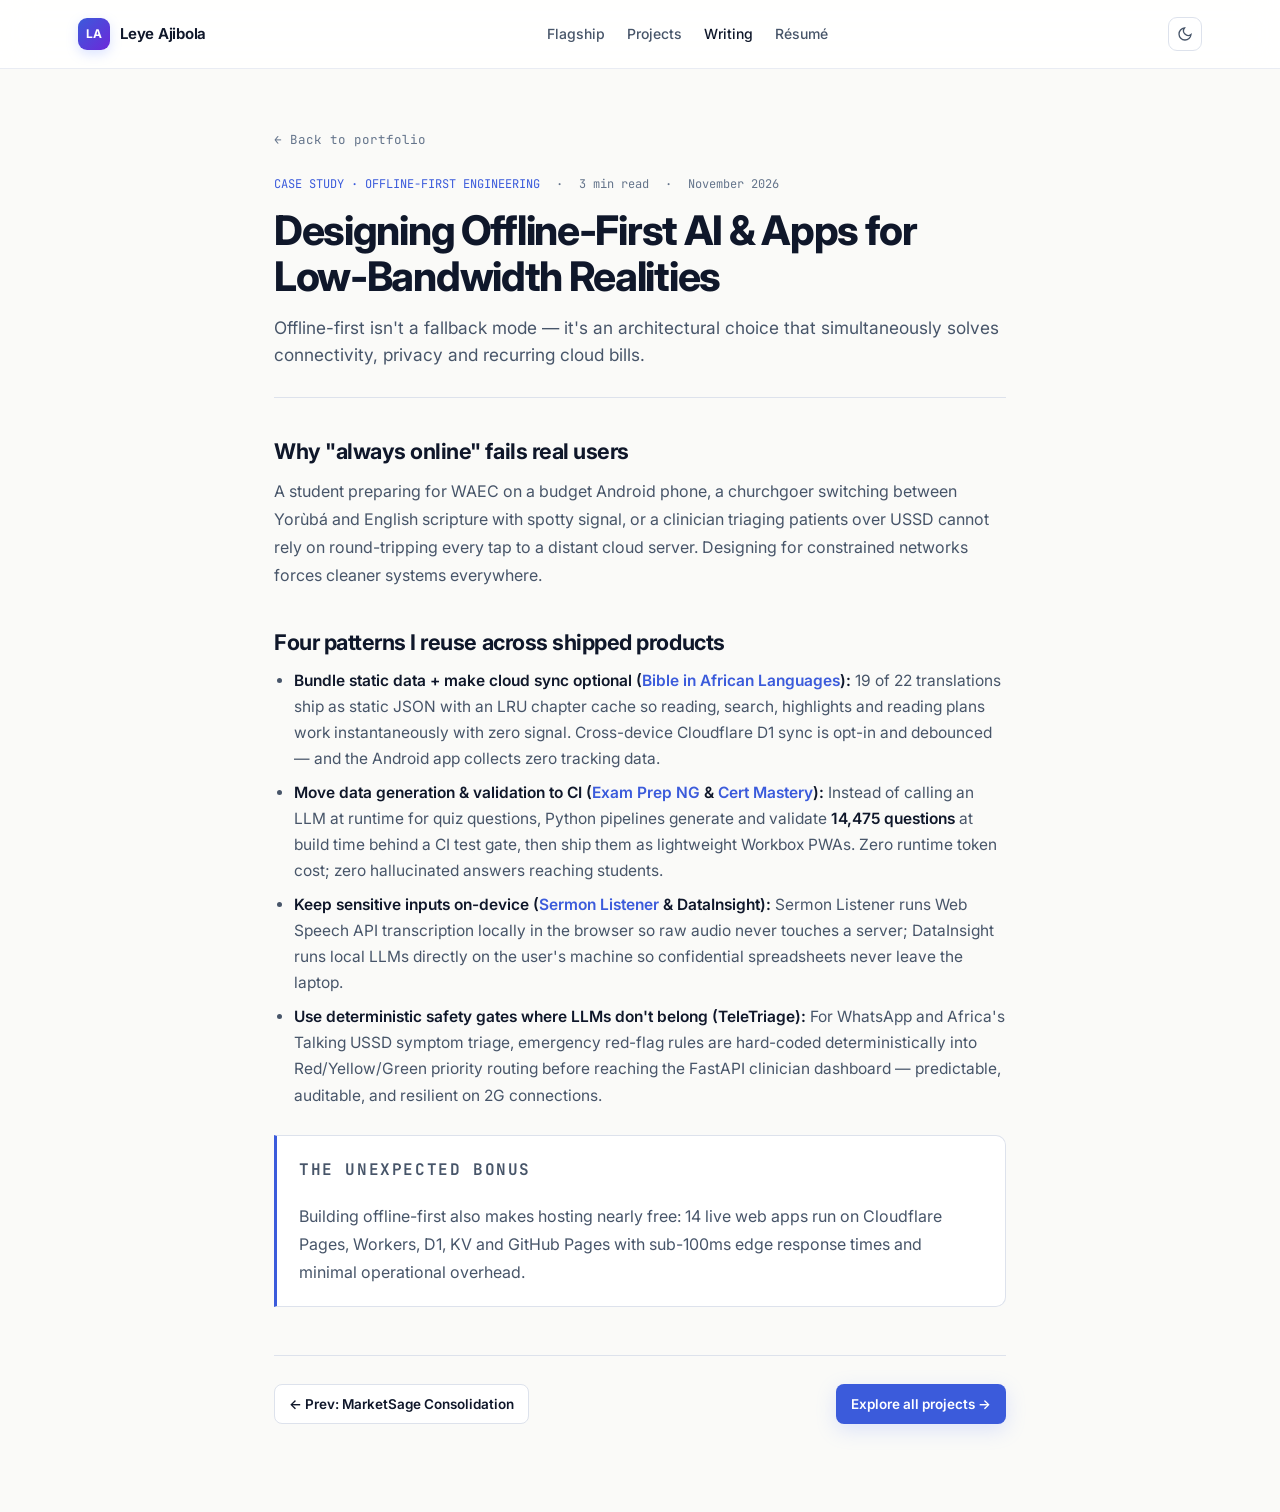
<file: notes/offline-first-africa.html>
<!DOCTYPE html>
<html lang="en">
<head>
<meta charset="UTF-8">
<meta name="viewport" content="width=device-width, initial-scale=1">
<title>Designing Offline-First AI &amp; Apps for Low-Bandwidth Realities — Leye Ajibola</title>
<meta name="description" content="Architectural patterns across 19-language offline Bible bundles, 12,675 CI-gated exam questions, browser-side ASR, and WhatsApp/USSD clinical triage.">
<link rel="canonical" href="https://leyeajibola.com/notes/offline-first-africa">
<meta property="og:type" content="article">
<meta property="og:title" content="Designing Offline-First AI &amp; Apps for Low-Bandwidth Realities">
<meta property="og:description" content="How offline-first architecture cuts latency, protects privacy and keeps AI &amp; consumer tools usable without reliable connectivity.">
<meta property="og:image" content="https://leyeajibola.com/assets/og-card.png">
<meta name="twitter:card" content="summary_large_image">
<meta name="twitter:image" content="https://leyeajibola.com/assets/og-card.png">
<link rel="icon" href="../favicon.svg" type="image/svg+xml">
<link rel="preconnect" href="https://fonts.googleapis.com">
<link rel="preconnect" href="https://fonts.gstatic.com" crossorigin>
<link href="https://fonts.googleapis.com/css2?family=Inter:wght@400;500;600;700;800&family=JetBrains+Mono:wght@400;500;600&display=swap" rel="stylesheet">
<link rel="stylesheet" href="../assets/css/style.css?v=20261125b">
<link rel="stylesheet" href="../assets/css/notes.css?v=20261125b">
</head>
<body>
<header class="site-header">
  <div class="wrap header-inner">
    <a class="brand" href="../index.html">
      <span class="brand-mark" aria-hidden="true">LA</span>
      <span class="brand-text">Leye Ajibola</span>
    </a>
    <nav class="nav" aria-label="Primary">
      <a href="../index.html#flagship">Flagship</a>
      <a href="../index.html#projects">Projects</a>
      <a href="../index.html#writing" class="active">Writing</a>
      <a href="../resume.html">Résumé</a>
    </nav>
    <div class="header-controls">
      <button type="button" class="icon-btn" id="themeToggle" aria-label="Toggle theme" title="Toggle theme">
        <svg id="iconSun" width="16" height="16" viewBox="0 0 24 24" fill="none" stroke="currentColor" stroke-width="2" aria-hidden="true"><circle cx="12" cy="12" r="5"/><line x1="12" y1="1" x2="12" y2="3"/><line x1="12" y1="21" x2="12" y2="23"/><line x1="4.22" y1="4.22" x2="5.64" y2="5.64"/><line x1="18.36" y1="18.36" x2="19.78" y2="19.78"/><line x1="1" y1="12" x2="3" y2="12"/><line x1="21" y1="12" x2="23" y2="12"/><line x1="4.22" y1="19.78" x2="5.64" y2="18.36"/><line x1="18.36" y1="5.64" x2="19.78" y2="4.22"/></svg>
        <svg id="iconMoon" width="16" height="16" viewBox="0 0 24 24" fill="none" stroke="currentColor" stroke-width="2" style="display:none" aria-hidden="true"><path d="M21 12.79A9 9 0 1 1 11.21 3 7 7 0 0 0 21 12.79z"/></svg>
      </button>
    </div>
  </div>
</header>

<main class="note-wrap">
  <a class="note-back" href="../index.html#writing">&larr; Back to portfolio</a>

  <header class="note-header">
    <div class="note-meta">
      <span>CASE STUDY &middot; OFFLINE-FIRST ENGINEERING</span>
      <span class="dim">&middot;</span>
      <span class="dim">3 min read</span>
      <span class="dim">&middot;</span>
      <span class="dim">November 2026</span>
    </div>
    <h1>Designing Offline-First AI &amp; Apps for Low-Bandwidth Realities</h1>
    <p class="note-dek">
      Offline-first isn't a fallback mode — it's an architectural choice that simultaneously solves
      connectivity, privacy and recurring cloud bills.
    </p>
  </header>

  <article class="note-body">
    <h2>Why "always online" fails real users</h2>
    <p>
      A student preparing for WAEC on a budget Android phone, a churchgoer switching between Yorùbá and English
      scripture with spotty signal, or a clinician triaging patients over USSD cannot rely on round-tripping
      every tap to a distant cloud server. Designing for constrained networks forces cleaner systems everywhere.
    </p>

    <h2>Four patterns I reuse across shipped products</h2>
    <ul>
      <li><strong>Bundle static data + make cloud sync optional (<a href="https://bible.leyesapps.com" target="_blank" rel="noopener">Bible in African Languages</a>):</strong> 19 of 22 translations ship as static JSON with an LRU chapter cache so reading, search, highlights and reading plans work instantaneously with zero signal. Cross-device Cloudflare D1 sync is opt-in and debounced — and the Android app collects zero tracking data.</li>
      <li><strong>Move data generation &amp; validation to CI (<a href="https://donne4real.github.io/exam-prep-ng/" target="_blank" rel="noopener">Exam Prep NG</a> &amp; <a href="https://certs.leyesapps.com" target="_blank" rel="noopener">Cert Mastery</a>):</strong> Instead of calling an LLM at runtime for quiz questions, Python pipelines generate and validate <strong>14,475 questions</strong> at build time behind a CI test gate, then ship them as lightweight Workbox PWAs. Zero runtime token cost; zero hallucinated answers reaching students.</li>
      <li><strong>Keep sensitive inputs on-device (<a href="https://sermons.leyesapps.com" target="_blank" rel="noopener">Sermon Listener</a> &amp; DataInsight):</strong> Sermon Listener runs Web Speech API transcription locally in the browser so raw audio never touches a server; DataInsight runs local LLMs directly on the user's machine so confidential spreadsheets never leave the laptop.</li>
      <li><strong>Use deterministic safety gates where LLMs don't belong (TeleTriage):</strong> For WhatsApp and Africa's Talking USSD symptom triage, emergency red-flag rules are hard-coded deterministically into Red/Yellow/Green priority routing before reaching the FastAPI clinician dashboard — predictable, auditable, and resilient on 2G connections.</li>
    </ul>

    <div class="note-callout">
      <p class="note-callout-title">The unexpected bonus</p>
      <p>
        Building offline-first also makes hosting nearly free: 14 live web apps run on Cloudflare Pages, Workers,
        D1, KV and GitHub Pages with sub-100ms edge response times and minimal operational overhead.
      </p>
    </div>

    <div class="note-nav">
      <a class="btn btn-sm btn-ghost" href="marketsage-consolidation.html">&larr; Prev: MarketSage Consolidation</a>
      <a class="btn btn-sm btn-primary" href="../index.html#projects">Explore all projects &rarr;</a>
    </div>
  </article>
</main>

<script>
(function(){var s=null;try{s=localStorage.getItem("la-theme")}catch(_){}var p=window.matchMedia&&window.matchMedia("(prefers-color-scheme: light)").matches?"light":"dark";function a(t){document.documentElement.setAttribute("data-theme",t);var x=document.getElementById("iconSun"),y=document.getElementById("iconMoon");if(x&&y){x.style.display=t==="light"?"none":"block";y.style.display=t==="light"?"block":"none"}}a(s||p);var b=document.getElementById("themeToggle");if(b)b.addEventListener("click",function(){var n=document.documentElement.getAttribute("data-theme")==="light"?"dark":"light";a(n);try{localStorage.setItem("la-theme",n)}catch(_){}})})();
</script>
</body>
</html>
</file>
<file: assets/css/style.css>
/* ============================================================
   Leye Ajibola — AI Engineer · Portfolio Design System
   Dark obsidian default + Editorial light mode, zero build step.
   ============================================================ */

:root {
  --bg:           #080A0F;
  --bg-alt:       #0D1017;
  --surface:      #121620;
  --surface-2:    #181D2B;
  --surface-elev: rgba(18, 22, 32, 0.85);
  --line:         #232938;
  --line-soft:    #191E2A;
  --ink:          #F1F5F9;
  --ink-soft:     #B0BAC9;
  --dim:          #7B869B;

  --accent:       #7C9CFF;
  --accent-2:     #A78BFA;
  --accent-bg:    rgba(124, 156, 255, 0.12);
  --accent-bdr:   rgba(124, 156, 255, 0.32);
  --accent-ink:   #080A0F;

  --green:        #34D399;
  --green-bg:     rgba(52, 211, 153, 0.10);
  --green-bdr:    rgba(52, 211, 153, 0.30);

  --amber:        #FBBF24;
  --amber-bg:     rgba(251, 191, 36, 0.10);
  --amber-bdr:    rgba(251, 191, 36, 0.30);

  --rose:         #FB7185;
  --rose-bg:      rgba(251, 113, 133, 0.10);

  --shadow-sm:    0 2px 10px rgba(0, 0, 0, 0.25);
  --shadow-md:    0 12px 32px rgba(0, 0, 0, 0.38);

  --radius:       16px;
  --radius-sm:    10px;
  --wrap:         1180px;

  --font: "Inter", -apple-system, BlinkMacSystemFont, "Segoe UI", Roboto, sans-serif;
  --mono: "JetBrains Mono", ui-monospace, SFMono-Regular, Menlo, Consolas, monospace;
}

[data-theme="light"] {
  --bg:           #FAFAF8;
  --bg-alt:       #F2F3F7;
  --surface:      #FFFFFF;
  --surface-2:    #F6F7FB;
  --surface-elev: rgba(255, 255, 255, 0.88);
  --line:         #DDE2EC;
  --line-soft:    #E9ECF3;
  --ink:          #0F172A;
  --ink-soft:     #475569;
  --dim:          #64748B;

  --accent:       #3B5BDB;
  --accent-2:     #6D28D9;
  --accent-bg:    rgba(59, 91, 219, 0.09);
  --accent-bdr:   rgba(59, 91, 219, 0.28);
  --accent-ink:   #FFFFFF;

  --green:        #059669;
  --green-bg:     rgba(5, 150, 105, 0.09);
  --green-bdr:    rgba(5, 150, 105, 0.28);

  --amber:        #B45309;
  --amber-bg:     rgba(180, 83, 9, 0.09);
  --amber-bdr:    rgba(180, 83, 9, 0.25);

  --rose:         #E11D48;
  --rose-bg:      rgba(225, 29, 72, 0.09);

  --shadow-sm:    0 2px 8px rgba(15, 23, 42, 0.05);
  --shadow-md:    0 10px 28px rgba(15, 23, 42, 0.09);
}

*, *::before, *::after { box-sizing: border-box; }

html {
  scroll-behavior: smooth;
  scroll-padding-top: 84px;
  -webkit-text-size-adjust: 100%;
}

body {
  margin: 0;
  background: var(--bg);
  color: var(--ink);
  font-family: var(--font);
  font-size: 16px;
  line-height: 1.65;
  -webkit-font-smoothing: antialiased;
  overflow-x: hidden;
  transition: background-color 0.2s ease, color 0.2s ease;
}

img, svg { max-width: 100%; display: block; }
a { color: var(--accent); text-decoration: none; }
a:hover { text-decoration: underline; }
code {
  font-family: var(--mono);
  font-size: 0.88em;
  color: var(--accent);
  background: var(--accent-bg);
  padding: 1px 6px;
  border-radius: 5px;
}

.wrap { width: 100%; max-width: var(--wrap); margin: 0 auto; padding: 0 28px; }

.skip-link {
  position: absolute; left: -9999px; top: 0; z-index: 300;
  background: var(--accent); color: var(--accent-ink);
  padding: 10px 16px; border-radius: 0 0 8px 0; font-weight: 600;
}
.skip-link:focus { left: 0; }

:focus-visible {
  outline: 2px solid var(--accent);
  outline-offset: 2px;
}

/* ---------- Header ---------- */
.site-header {
  position: sticky; top: 0; z-index: 100;
  background: var(--surface-elev);
  backdrop-filter: blur(16px) saturate(160%);
  -webkit-backdrop-filter: blur(16px) saturate(160%);
  border-bottom: 1px solid var(--line-soft);
}
.header-inner {
  display: flex; align-items: center; justify-content: space-between;
  gap: 16px; height: 68px;
}

.brand {
  display: inline-flex; align-items: center; gap: 10px;
  color: var(--ink); font-weight: 650; letter-spacing: -0.015em; flex: none;
}
.brand:hover { text-decoration: none; }
.brand-mark {
  width: 32px; height: 32px; border-radius: 9px; display: grid; place-items: center;
  background: linear-gradient(135deg, var(--accent), var(--accent-2));
  color: #FFFFFF; font-size: 12px; font-weight: 700; letter-spacing: 0.03em;
  box-shadow: 0 4px 12px rgba(124, 156, 255, 0.28);
}
.brand-text { font-size: 15px; }

.nav { display: flex; gap: 22px; align-items: center; }
.nav a {
  color: var(--ink-soft); font-size: 14px; font-weight: 500;
  transition: color 0.16s; position: relative;
}
.nav a:hover, .nav a.active { color: var(--ink); text-decoration: none; }

.header-controls { display: flex; align-items: center; gap: 10px; flex: none; }

/* Audience mode segmented pill */
.mode-switch {
  display: inline-flex; align-items: center; padding: 3px;
  background: var(--surface); border: 1px solid var(--line); border-radius: 999px;
}
.mode-btn {
  appearance: none; border: 0; background: transparent; color: var(--dim);
  font-family: var(--font); font-size: 12px; font-weight: 600;
  padding: 5px 11px; border-radius: 999px; cursor: pointer;
  transition: background 0.16s, color 0.16s;
  white-space: nowrap;
}
.mode-btn:hover { color: var(--ink); }
.mode-btn[aria-pressed="true"] {
  background: var(--accent); color: var(--accent-ink);
}

.icon-btn {
  display: inline-grid; place-items: center;
  width: 34px; height: 34px; border-radius: 9px;
  background: var(--surface); border: 1px solid var(--line);
  color: var(--ink-soft); cursor: pointer;
  transition: border-color 0.16s, color 0.16s, background 0.16s;
}
.icon-btn:hover { color: var(--ink); border-color: var(--accent-bdr); background: var(--surface-2); }

.nav-toggle {
  display: none; background: var(--surface); border: 1px solid var(--line);
  border-radius: 9px; padding: 7px 8px; cursor: pointer;
}
.nav-toggle span {
  display: block; width: 18px; height: 1.8px; background: var(--ink);
  margin: 3.5px 0; border-radius: 2px; transition: transform 0.2s, opacity 0.2s;
}
.nav-toggle[aria-expanded="true"] span:nth-child(1) { transform: translateY(5.3px) rotate(45deg); }
.nav-toggle[aria-expanded="true"] span:nth-child(2) { opacity: 0; }
.nav-toggle[aria-expanded="true"] span:nth-child(3) { transform: translateY(-5.3px) rotate(-45deg); }

.nav-mobile {
  display: none; flex-direction: column; gap: 4px;
  padding: 12px 24px 20px; border-top: 1px solid var(--line-soft);
  background: var(--bg);
}
.nav-mobile a { color: var(--ink-soft); padding: 9px 0; font-weight: 500; font-size: 15px; }
.nav-mobile-mode { padding-top: 10px; margin-top: 6px; border-top: 1px solid var(--line-soft); }

/* ---------- Hero ---------- */
.hero {
  position: relative;
  padding: 76px 0 72px;
  overflow: hidden;
}
.hero::before {
  content: ""; position: absolute; inset: 0; z-index: 0; pointer-events: none;
  background:
    radial-gradient(880px 440px at 14% -8%, rgba(124, 156, 255, 0.18), transparent 62%),
    radial-gradient(660px 380px at 88% 8%, rgba(167, 139, 250, 0.13), transparent 60%);
}
[data-theme="light"] .hero::before {
  background:
    radial-gradient(880px 440px at 14% -8%, rgba(59, 91, 219, 0.10), transparent 62%),
    radial-gradient(660px 380px at 88% 8%, rgba(109, 40, 217, 0.08), transparent 60%);
}
.hero::after {
  content: ""; position: absolute; inset: 0; z-index: 0; pointer-events: none; opacity: 0.35;
  background-image:
    linear-gradient(var(--line-soft) 1px, transparent 1px),
    linear-gradient(90deg, var(--line-soft) 1px, transparent 1px);
  background-size: 56px 56px;
  mask-image: radial-gradient(circle at 50% 0%, #000 0%, transparent 72%);
  -webkit-mask-image: radial-gradient(circle at 50% 0%, #000 0%, transparent 72%);
}
.hero-inner { position: relative; z-index: 1; }

.hero-grid {
  display: grid;
  grid-template-columns: minmax(0, 1.25fr) minmax(0, 0.95fr);
  gap: 44px;
  align-items: center;
  margin-bottom: 52px;
}

.avail-pill {
  display: inline-flex; align-items: center; gap: 9px;
  padding: 6px 13px; border-radius: 999px;
  background: var(--green-bg); border: 1px solid var(--green-bdr);
  color: var(--green); font-family: var(--mono); font-size: 12px; font-weight: 500;
  margin-bottom: 20px;
}

.pulse {
  width: 7px; height: 7px; border-radius: 50%; background: var(--green);
  box-shadow: 0 0 0 0 rgba(52, 211, 153, 0.65); animation: pulse 2.2s infinite; flex: none;
}
@keyframes pulse {
  0%   { box-shadow: 0 0 0 0 rgba(52, 211, 153, 0.55); }
  70%  { box-shadow: 0 0 0 9px rgba(52, 211, 153, 0); }
  100% { box-shadow: 0 0 0 0 rgba(52, 211, 153, 0); }
}

h1 {
  margin: 0 0 18px;
  font-size: clamp(2.15rem, 4.4vw, 3.45rem);
  line-height: 1.07;
  letter-spacing: -0.036em;
  font-weight: 750;
}
.gradient-text {
  background: linear-gradient(120deg, var(--accent) 0%, var(--accent-2) 100%);
  -webkit-background-clip: text;
  background-clip: text;
  color: transparent;
}

.lede {
  margin: 0 0 24px;
  font-size: clamp(1rem, 1.45vw, 1.12rem);
  color: var(--ink-soft);
  max-width: 56ch;
}
.lede strong { color: var(--ink); font-weight: 600; }

.hero-cta { display: flex; gap: 10px; flex-wrap: wrap; align-items: center; }

.btn {
  display: inline-flex; align-items: center; justify-content: center; gap: 8px;
  padding: 10px 19px; border-radius: 10px; font-size: 14px; font-weight: 600;
  border: 1px solid transparent; cursor: pointer; font-family: var(--font);
  transition: background 0.16s, border-color 0.16s, color 0.16s, transform 0.16s, box-shadow 0.16s;
  white-space: nowrap;
}
.btn:hover { text-decoration: none; transform: translateY(-1px); }
.btn-primary {
  background: var(--accent); color: var(--accent-ink);
  box-shadow: 0 6px 20px rgba(124, 156, 255, 0.24);
}
.btn-primary:hover { filter: brightness(1.08); }
.btn-ghost {
  background: var(--surface); color: var(--ink); border-color: var(--line);
}
.btn-ghost:hover { border-color: var(--accent-bdr); background: var(--surface-2); }
.btn-sm { padding: 8px 14px; font-size: 13.5px; border-radius: 8px; }

/* Hero Benchmark Card */
.bench-card {
  background: var(--surface);
  border: 1px solid var(--line);
  border-radius: var(--radius);
  padding: 24px 24px 22px;
  box-shadow: var(--shadow-md);
  position: relative;
}
.bench-head {
  display: flex; align-items: center; justify-content: space-between;
  gap: 10px; margin-bottom: 6px;
}
.bench-kicker {
  font-family: var(--mono); font-size: 11px; text-transform: uppercase;
  letter-spacing: 0.1em; color: var(--accent); font-weight: 600;
}
.bench-title {
  margin: 0 0 16px; font-size: 1rem; font-weight: 650; letter-spacing: -0.015em;
}
.bench-bars { display: grid; gap: 13px; }
.bench-row { display: grid; gap: 5px; }
.bench-row-top {
  display: flex; justify-content: space-between; align-items: baseline; gap: 10px;
  font-size: 12.5px;
}
.bench-label { color: var(--ink-soft); font-weight: 500; }
.bench-val { font-family: var(--mono); font-weight: 600; font-size: 12.5px; white-space: nowrap; }
.bench-val.bad  { color: var(--rose); }
.bench-val.warn { color: var(--amber); }
.bench-val.good { color: var(--accent); }
.bench-val.ship { color: var(--green); }

.bench-track {
  position: relative; height: 9px; border-radius: 999px;
  background: var(--bg-alt); border: 1px solid var(--line-soft); overflow: hidden;
}
.bench-fill {
  height: 100%; border-radius: 999px;
  transition: width 0.7s cubic-bezier(0.22, 1, 0.36, 1);
}
.bench-fill.bad  { background: linear-gradient(90deg, #E11D48, #FB7185); }
.bench-fill.warn { background: linear-gradient(90deg, #D97706, #FBBF24); }
.bench-fill.good { background: linear-gradient(90deg, var(--accent-2), var(--accent)); }
.bench-fill.ship { background: linear-gradient(90deg, #059669, #34D399); }

.bench-foot {
  margin-top: 16px; padding-top: 12px; border-top: 1px solid var(--line-soft);
  display: flex; justify-content: space-between; align-items: center; gap: 10px; flex-wrap: wrap;
  font-size: 12px; color: var(--dim); font-family: var(--mono);
}
.bench-delta { color: var(--green); font-weight: 600; }

/* Stats Band */
.stats {
  display: grid;
  grid-template-columns: repeat(4, minmax(0, 1fr));
  gap: 16px;
  margin: 0;
}
.stat {
  background: var(--surface);
  border: 1px solid var(--line);
  border-radius: var(--radius-sm);
  padding: 18px 20px;
}
.stat dt {
  font-family: var(--mono); font-size: 1.5rem; font-weight: 650;
  color: var(--accent); letter-spacing: -0.025em; margin-bottom: 4px;
}
.stat dd { margin: 0; display: grid; gap: 3px; }
.stat-label { color: var(--ink); font-size: 13.5px; font-weight: 600; }
.stat-note { color: var(--dim); font-size: 12.5px; line-height: 1.45; }

/* ---------- Plain-English Glossary Drawer ---------- */
.glossary-panel {
  margin-bottom: 36px;
  background: var(--surface);
  border: 1px solid var(--accent-bdr);
  border-radius: var(--radius);
  padding: 24px 26px;
}
.glossary-panel[hidden] { display: none; }
.glossary-head {
  display: flex; justify-content: space-between; align-items: center; gap: 14px;
  margin-bottom: 18px; flex-wrap: wrap;
}
.glossary-head h3 { margin: 0; font-size: 1.05rem; letter-spacing: -0.015em; }
.glossary-head p { margin: 4px 0 0; font-size: 13.5px; color: var(--ink-soft); }
.glossary {
  display: grid; grid-template-columns: repeat(auto-fill, minmax(250px, 1fr));
  gap: 16px 24px; margin: 0;
}
.glossary > div { border-top: 1px solid var(--line-soft); padding-top: 10px; }
.glossary dt { font-size: 13.5px; font-weight: 650; color: var(--ink); margin-bottom: 3px; }
.glossary dd { margin: 0; font-size: 13px; color: var(--ink-soft); line-height: 1.5; }

/* ---------- Sections ---------- */
.section { padding: 80px 0; }
.section-alt {
  background: var(--bg-alt);
  border-top: 1px solid var(--line-soft);
  border-bottom: 1px solid var(--line-soft);
}
.section-head { max-width: 68ch; margin-bottom: 36px; }
.section-kicker {
  margin: 0 0 10px; font-family: var(--mono); font-size: 11.5px; letter-spacing: 0.12em;
  text-transform: uppercase; color: var(--accent); font-weight: 600;
}
.section-head h2, .about-grid h2 {
  margin: 0 0 12px; font-size: clamp(1.6rem, 3vw, 2.2rem);
  letter-spacing: -0.028em; line-height: 1.15; font-weight: 700;
}
.section-sub { margin: 0; color: var(--ink-soft); font-size: 15.5px; max-width: 62ch; }

/* ---------- Flagship Feature ---------- */
.feature {
  display: grid;
  grid-template-columns: minmax(0, 1.75fr) minmax(0, 1fr);
  background: var(--surface);
  border: 1px solid var(--line);
  border-radius: var(--radius);
  overflow: hidden;
  box-shadow: var(--shadow-sm);
}
.feature-body { padding: 36px 38px 36px; }
.feature-head { display: flex; align-items: center; gap: 12px; flex-wrap: wrap; margin-bottom: 6px; }
.feature-head h3 { margin: 0; font-size: 1.5rem; letter-spacing: -0.025em; font-weight: 700; }
.feature-tag { margin: 0 0 20px; color: var(--dim); font-size: 13px; font-family: var(--mono); }
.feature-copy p { color: var(--ink-soft); margin: 0 0 15px; font-size: 15px; }
.feature-copy strong { color: var(--ink); font-weight: 600; }

/* Architecture pipeline diagram */
.arch-box {
  margin: 22px 0;
  padding: 18px 20px;
  background: var(--bg-alt);
  border: 1px solid var(--line-soft);
  border-radius: var(--radius-sm);
}
.arch-label {
  font-family: var(--mono); font-size: 11px; text-transform: uppercase;
  letter-spacing: 0.1em; color: var(--dim); margin: 0 0 14px; font-weight: 600;
}
.arch-flow {
  display: grid;
  grid-template-columns: repeat(4, minmax(0, 1fr));
  gap: 10px;
  align-items: stretch;
}
.arch-node {
  position: relative;
  background: var(--surface);
  border: 1px solid var(--line);
  border-radius: 9px;
  padding: 11px 12px;
  display: flex; flex-direction: column; gap: 3px;
}
.arch-node.highlight { border-color: var(--accent-bdr); background: var(--accent-bg); }
.arch-step { font-family: var(--mono); font-size: 10.5px; color: var(--accent); font-weight: 600; }
.arch-name { font-size: 13px; font-weight: 650; color: var(--ink); line-height: 1.25; }
.arch-meta { font-family: var(--mono); font-size: 11px; color: var(--dim); margin-top: auto; padding-top: 4px; }

/* Interactive Aso Oke Proof Widget */
.proof-box {
  margin: 22px 0;
  padding: 18px 20px;
  background: var(--bg-alt);
  border: 1px solid var(--line);
  border-radius: var(--radius-sm);
}
.proof-tabs {
  display: flex; flex-wrap: wrap; gap: 6px;
  margin-bottom: 14px;
}
.proof-tab {
  appearance: none; background: var(--surface); border: 1px solid var(--line);
  color: var(--ink-soft); font-family: var(--mono); font-size: 11.5px; font-weight: 600;
  padding: 6px 12px; border-radius: 7px; cursor: pointer;
  transition: all 0.15s;
}
.proof-tab:hover { color: var(--ink); border-color: var(--accent-bdr); }
.proof-tab[aria-selected="true"] {
  background: var(--accent); border-color: var(--accent); color: var(--accent-ink);
}
.proof-kicker {
  margin: 0 0 6px; font-family: var(--mono); font-size: 11px; color: var(--accent);
  text-transform: uppercase; letter-spacing: 0.08em; font-weight: 600;
}
.proof-summary {
  margin: 0 0 14px; font-size: 13.5px; color: var(--ink-soft); line-height: 1.55;
}
.proof-compare {
  display: grid; grid-template-columns: repeat(3, minmax(0, 1fr)); gap: 10px;
}
.proof-item {
  background: var(--surface); border: 1px solid var(--line); border-radius: 9px;
  padding: 12px 13px; display: flex; flex-direction: column; gap: 4px;
}
.proof-item.ship { border-color: var(--green-bdr); }
.proof-item.warn { border-color: var(--amber-bdr); }
.proof-item.bad  { border-color: rgba(251, 113, 133, 0.30); }
.proof-item-tag {
  font-family: var(--mono); font-size: 10.5px; text-transform: uppercase;
  letter-spacing: 0.08em; font-weight: 650;
}
.proof-item.ship .proof-item-tag { color: var(--green); }
.proof-item.warn .proof-item-tag { color: var(--amber); }
.proof-item.bad  .proof-item-tag { color: var(--rose); }
.proof-item-title { font-size: 13px; font-weight: 650; color: var(--ink); }
.proof-item-metric { font-family: var(--mono); font-size: 1.05rem; font-weight: 700; color: var(--ink); margin: 2px 0; }
.proof-item.ship .proof-item-metric { color: var(--green); }
.proof-item.warn .proof-item-metric { color: var(--amber); }
.proof-item.bad  .proof-item-metric { color: var(--rose); }
.proof-item-note { font-size: 12px; color: var(--dim); line-height: 1.45; }

.tone-sample {
  background: var(--surface); border: 1px solid var(--line); border-radius: 9px;
  padding: 14px 16px; display: grid; gap: 10px;
}
.tone-grid {
  display: grid; grid-template-columns: repeat(2, minmax(0, 1fr)); gap: 12px;
}
.tone-col {
  background: var(--bg-alt); border: 1px solid var(--line-soft); border-radius: 8px;
  padding: 10px 12px;
}
.tone-col-lbl {
  display: block; font-family: var(--mono); font-size: 10.5px; text-transform: uppercase;
  letter-spacing: 0.08em; color: var(--dim); margin-bottom: 4px;
}
.tone-col-lbl.good { color: var(--green); }
.tone-col-lbl.bad  { color: var(--rose); }
.tone-quote { font-size: 14.5px; font-weight: 600; color: var(--ink); margin: 0 0 3px; }
.tone-trans { font-size: 12.5px; color: var(--ink-soft); margin: 0; }
.tone-why { font-size: 12.5px; color: var(--ink-soft); margin: 0; line-height: 1.5; }
.tone-src { font-family: var(--mono); font-size: 11px; color: var(--dim); }

.facts {
  list-style: none; margin: 22px 0 0; padding: 18px 0 0;
  border-top: 1px solid var(--line-soft); display: grid; gap: 9px;
}
.facts li {
  display: grid; grid-template-columns: 122px 1fr; gap: 14px;
  font-size: 14px; color: var(--ink-soft); align-items: baseline;
}
.facts li strong {
  color: var(--accent); font-family: var(--mono); font-weight: 600; font-size: 13px;
}

.feature-actions { display: flex; align-items: center; gap: 10px; flex-wrap: wrap; margin-top: 26px; }
.meta-note { font-size: 12.5px; color: var(--dim); font-family: var(--mono); }

.feature-side {
  background: var(--bg-alt); border-left: 1px solid var(--line-soft);
  padding: 32px 28px; display: flex; flex-direction: column; gap: 24px;
}
.feature-side h4 {
  margin: 0 0 12px; font-size: 11.5px; letter-spacing: 0.11em;
  text-transform: uppercase; color: var(--dim); font-weight: 650; font-family: var(--mono);
}

/* Badges & Tags */
.badge {
  display: inline-flex; align-items: center; gap: 6px;
  font-size: 11.5px; font-weight: 600; padding: 3px 10px; border-radius: 999px;
  border: 1px solid var(--line); color: var(--ink-soft); background: var(--surface-2);
  font-family: var(--mono);
}
.badge-live { color: var(--green); border-color: var(--green-bdr); background: var(--green-bg); }
.badge-soon { color: var(--amber); border-color: var(--amber-bdr); background: var(--amber-bg); }
.badge-private { color: var(--accent); border-color: var(--accent-bdr); background: var(--accent-bg); }

.tags { list-style: none; margin: 0; padding: 0; display: flex; flex-wrap: wrap; gap: 6px; }
.tags li button, .tags li span {
  display: inline-block; font-family: var(--mono); font-size: 11.5px; color: var(--ink-soft);
  background: var(--bg-alt); border: 1px solid var(--line); border-radius: 6px;
  padding: 3px 8px; line-height: 1.4;
}
.tags li button {
  cursor: pointer; transition: border-color 0.15s, color 0.15s, background 0.15s;
}
.tags li button:hover, .tags li button.active {
  border-color: var(--accent-bdr); color: var(--accent); background: var(--accent-bg);
}

.plain-list { list-style: none; margin: 0; padding: 0; display: grid; gap: 9px; }
.plain-list li { position: relative; padding-left: 16px; font-size: 14px; color: var(--ink-soft); }
.plain-list li::before {
  content: ""; position: absolute; left: 0; top: 9px; width: 5px; height: 5px;
  border-radius: 50%; background: var(--accent);
}
.plain-list li strong { color: var(--ink); font-weight: 600; }

/* ---------- Interactive Project Explorer ---------- */
.explorer-bar {
  display: flex; flex-direction: column; gap: 14px;
  margin-bottom: 26px;
}
.filter-pills { display: flex; flex-wrap: wrap; gap: 8px; }
.pill {
  appearance: none; background: var(--surface); border: 1px solid var(--line);
  color: var(--ink-soft); font-family: var(--font); font-size: 13px; font-weight: 550;
  padding: 7px 13px; border-radius: 999px; cursor: pointer;
  display: inline-flex; align-items: center; gap: 7px;
  transition: all 0.16s;
}
.pill:hover { border-color: var(--accent-bdr); color: var(--ink); }
.pill[aria-pressed="true"] {
  background: var(--accent); border-color: var(--accent); color: var(--accent-ink);
}
.pill-count {
  font-family: var(--mono); font-size: 11px; opacity: 0.8;
}

.explorer-controls {
  display: flex; gap: 12px; align-items: center; flex-wrap: wrap;
}
.search-wrap {
  position: relative; flex: 1 1 260px; max-width: 420px;
}
.search-wrap svg {
  position: absolute; left: 12px; top: 50%; transform: translateY(-50%);
  color: var(--dim); pointer-events: none;
}
.search-input {
  width: 100%; padding: 9px 38px 9px 36px; border-radius: 10px;
  background: var(--surface); border: 1px solid var(--line);
  color: var(--ink); font-family: var(--font); font-size: 14px;
  transition: border-color 0.16s, box-shadow 0.16s;
}
.search-input::placeholder { color: var(--dim); }
.search-input:focus {
  outline: none; border-color: var(--accent);
  box-shadow: 0 0 0 3px var(--accent-bg);
}
.search-kbd {
  position: absolute; right: 10px; top: 50%; transform: translateY(-50%);
  font-family: var(--mono); font-size: 11px; color: var(--dim);
  background: var(--bg-alt); border: 1px solid var(--line);
  padding: 1px 6px; border-radius: 5px; pointer-events: none;
}

.live-toggle {
  display: inline-flex; align-items: center; gap: 8px;
  padding: 8px 14px; border-radius: 10px;
  background: var(--surface); border: 1px solid var(--line);
  color: var(--ink-soft); font-size: 13.5px; font-weight: 550; cursor: pointer;
  transition: border-color 0.16s, color 0.16s, background 0.16s;
}
.live-toggle[aria-pressed="true"] {
  border-color: var(--green-bdr); background: var(--green-bg); color: var(--green);
}

.active-filter-bar {
  display: flex; align-items: center; gap: 10px; flex-wrap: wrap;
  font-size: 13px; color: var(--dim); font-family: var(--mono);
}
.active-filter-bar[hidden] { display: none; }
.clear-btn {
  appearance: none; background: var(--surface); border: 1px solid var(--line);
  color: var(--ink-soft); font-family: var(--mono); font-size: 12px;
  padding: 4px 10px; border-radius: 6px; cursor: pointer;
}
.clear-btn:hover { color: var(--ink); border-color: var(--accent-bdr); }

/* ---------- Project Cards ---------- */
.grid {
  display: grid;
  grid-template-columns: repeat(auto-fill, minmax(335px, 1fr));
  gap: 18px;
}

.card {
  display: flex; flex-direction: column;
  background: var(--surface); border: 1px solid var(--line); border-radius: var(--radius);
  padding: 24px 24px 20px;
  transition: border-color 0.18s, transform 0.18s, box-shadow 0.18s;
  position: relative;
}
.card:hover {
  border-color: var(--accent-bdr);
  transform: translateY(-3px);
  box-shadow: var(--shadow-md);
}
.card-top {
  display: flex; align-items: flex-start; justify-content: space-between;
  gap: 10px; margin-bottom: 4px;
}
.card h3 {
  margin: 0; font-size: 1.12rem; letter-spacing: -0.018em; font-weight: 660;
  color: var(--ink);
}
.card-kind {
  margin: 0 0 12px; font-family: var(--mono); font-size: 11.5px; color: var(--dim);
}
.card-desc {
  margin: 0 0 16px; font-size: 14px; color: var(--ink-soft); line-height: 1.6;
}

/* Lazy-loaded Product Preview Thumbnail */
.card-preview {
  appearance: none; border: 1px solid var(--line-soft); padding: 0;
  margin: -6px 0 16px; border-radius: 10px; overflow: hidden;
  background: var(--bg-alt); cursor: zoom-in; position: relative;
  aspect-ratio: 800 / 475; width: 100%; display: block;
}
.card-preview img {
  width: 100%; height: 100%; object-fit: cover; object-position: top;
  transition: transform 0.28s ease;
}
.card-preview:hover img { transform: scale(1.03); }
.card-preview-badge {
  position: absolute; right: 8px; bottom: 8px;
  font-family: var(--mono); font-size: 10.5px; font-weight: 600;
  background: rgba(8, 10, 15, 0.78); color: #F1F5F9;
  padding: 3px 8px; border-radius: 6px; border: 1px solid rgba(255,255,255,0.14);
  backdrop-filter: blur(6px);
}

/* Expandable Architecture & Tradeoffs Drawer */
.arch-drawer {
  margin: 0 0 16px;
  background: var(--bg-alt);
  border: 1px solid var(--line-soft);
  border-radius: 9px;
  padding: 9px 12px;
}
.arch-drawer summary {
  cursor: pointer; font-family: var(--mono); font-size: 11.5px; font-weight: 600;
  color: var(--accent); list-style: none;
  display: flex; align-items: center; justify-content: space-between;
  user-select: none;
}
.arch-drawer summary::-webkit-details-marker { display: none; }
.arch-drawer summary::after { content: "▾"; font-size: 12px; transition: transform 0.16s; }
.arch-drawer[open] summary::after { transform: rotate(180deg); }
.arch-drawer-list {
  margin: 10px 0 2px; padding: 10px 0 0; border-top: 1px solid var(--line-soft);
  display: grid; gap: 7px; font-size: 12.6px; line-height: 1.5; color: var(--ink-soft);
}
.arch-drawer-list dt {
  font-family: var(--mono); font-size: 10.5px; text-transform: uppercase;
  letter-spacing: 0.08em; color: var(--dim); font-weight: 650;
}
.arch-drawer-list dd { margin: 0 0 4px; }

/* Lightbox modal for previews */
.lightbox {
  position: fixed; inset: 0; z-index: 400;
  background: rgba(8, 10, 15, 0.86);
  backdrop-filter: blur(8px);
  display: grid; place-items: center; padding: 24px;
}
.lightbox[hidden] { display: none; }
.lightbox-inner {
  max-width: 960px; width: 100%;
  background: var(--surface); border: 1px solid var(--line);
  border-radius: var(--radius); overflow: hidden; box-shadow: var(--shadow-md);
}
.lightbox-bar {
  display: flex; align-items: center; justify-content: space-between; gap: 12px;
  padding: 12px 16px; border-bottom: 1px solid var(--line-soft);
}
.lightbox-title { font-family: var(--mono); font-size: 13px; font-weight: 600; color: var(--ink); }
.lightbox-close {
  appearance: none; background: var(--bg-alt); border: 1px solid var(--line);
  color: var(--ink); font-family: var(--mono); font-size: 12px;
  padding: 4px 10px; border-radius: 6px; cursor: pointer;
}
.lightbox-close:hover { border-color: var(--accent-bdr); color: var(--accent); }
.lightbox-img { width: 100%; height: auto; display: block; }
.card-metrics {
  list-style: none; margin: 0 0 16px; padding: 12px 0 0;
  border-top: 1px solid var(--line-soft); display: grid; gap: 6px;
}
.card-metrics li {
  font-size: 13px; color: var(--ink-soft);
  display: flex; justify-content: space-between; gap: 12px;
}
.card-metrics li span:last-child {
  font-family: var(--mono); color: var(--accent); font-size: 12px; font-weight: 500;
  text-align: right;
}
.card .tags { margin-bottom: 18px; }
.card-actions {
  margin-top: auto; padding-top: 12px; border-top: 1px solid var(--line-soft);
  display: flex; gap: 16px; align-items: center; flex-wrap: wrap;
  font-size: 13.5px; font-weight: 600;
}
.card-actions a { display: inline-flex; align-items: center; gap: 5px; }
.card-actions .arrow { transition: transform 0.16s; display: inline-block; }
.card-actions a:hover .arrow { transform: translateX(3px); }

.empty-state {
  grid-column: 1 / -1; text-align: center; padding: 48px 24px;
  background: var(--surface); border: 1px dashed var(--line); border-radius: var(--radius);
  color: var(--ink-soft);
}

/* ---------- Live Demos Launchpad ---------- */
.demo-grid {
  display: grid;
  grid-template-columns: repeat(auto-fill, minmax(290px, 1fr));
  gap: 14px;
}
.demo {
  display: flex; flex-direction: column; gap: 8px;
  background: var(--surface); border: 1px solid var(--line); border-radius: var(--radius-sm);
  padding: 18px 20px; color: var(--ink);
  transition: border-color 0.18s, transform 0.18s, box-shadow 0.18s;
}
.demo:hover {
  border-color: var(--accent-bdr); transform: translateY(-2px); box-shadow: var(--shadow-sm);
}
.demo-main { display: flex; flex-direction: column; gap: 7px; color: inherit; text-decoration: none; }
.demo-main:hover { text-decoration: none; color: inherit; }
.demo-top { display: flex; align-items: center; justify-content: space-between; gap: 10px; }
.demo-name { font-weight: 640; font-size: 15px; letter-spacing: -0.015em; }
.demo p { margin: 0; font-size: 13.3px; color: var(--ink-soft); line-height: 1.5; }
.demo-url { font-family: var(--mono); font-size: 11.5px; color: var(--accent); word-break: break-all; }
.demo-extra {
  display: flex; flex-wrap: wrap; gap: 8px 14px; align-items: center;
  margin-top: 4px; padding-top: 10px; border-top: 1px solid var(--line-soft);
  font-size: 12.5px; font-weight: 600;
}
.demo-extra a { display: inline-flex; align-items: center; gap: 4px; color: var(--ink-soft); }
.demo-extra a:hover { color: var(--accent); }
.demo .status {
  display: inline-flex; align-items: center; gap: 6px;
  font-size: 11px; font-weight: 600; color: var(--green); font-family: var(--mono);
  white-space: nowrap;
}
.demo .status .pulse { width: 6px; height: 6px; }
.demo .status.private { color: var(--accent); }
.demo .status.private .pulse { background: var(--accent); animation: none; box-shadow: none; }

/* ---------- Principles & About ---------- */
.principles {
  display: grid; grid-template-columns: repeat(3, minmax(0, 1fr));
  gap: 16px; margin-bottom: 40px;
}
.principle {
  background: var(--surface); border: 1px solid var(--line); border-radius: var(--radius);
  padding: 22px 22px 20px;
}
.principle-num {
  font-family: var(--mono); font-size: 11.5px; color: var(--accent); font-weight: 600;
  margin-bottom: 8px; display: block;
}
.principle h3 { margin: 0 0 8px; font-size: 1.02rem; font-weight: 660; letter-spacing: -0.015em; }
.principle p { margin: 0; font-size: 13.8px; color: var(--ink-soft); line-height: 1.58; }

.about-grid {
  display: grid; grid-template-columns: minmax(0, 1.55fr) minmax(0, 1fr);
  gap: 44px; align-items: start;
}
.about-copy p { color: var(--ink-soft); margin: 0 0 15px; max-width: 62ch; font-size: 15px; }
.about-copy strong { color: var(--ink); font-weight: 600; }

.toolkit-groups { display: grid; gap: 18px; margin-top: 28px; }
.toolkit-group h4 {
  margin: 0 0 9px; font-family: var(--mono); font-size: 11.5px;
  text-transform: uppercase; letter-spacing: 0.1em; color: var(--dim);
}

.about-side { display: grid; gap: 16px; position: sticky; top: 88px; }
.panel {
  background: var(--surface); border: 1px solid var(--line); border-radius: var(--radius);
  padding: 22px 22px 20px;
}
.panel h3 {
  margin: 0 0 14px; font-family: var(--mono); font-size: 11.5px;
  letter-spacing: 0.1em; text-transform: uppercase; color: var(--dim); font-weight: 650;
}
.link-list { list-style: none; margin: 0; padding: 0; display: grid; gap: 10px; }
.link-list li { display: flex; align-items: center; justify-content: space-between; gap: 10px; }
.link-list a { font-family: var(--mono); font-size: 13px; }

.copy-inline {
  appearance: none; background: var(--bg-alt); border: 1px solid var(--line);
  color: var(--ink-soft); font-family: var(--mono); font-size: 11px;
  padding: 3px 8px; border-radius: 6px; cursor: pointer;
}
.copy-inline:hover { color: var(--accent); border-color: var(--accent-bdr); }

/* Toast notification */
.toast {
  position: fixed; bottom: 24px; right: 24px; z-index: 250;
  background: var(--ink); color: var(--bg);
  font-family: var(--mono); font-size: 12.5px; font-weight: 600;
  padding: 10px 16px; border-radius: 10px; box-shadow: var(--shadow-md);
  opacity: 0; transform: translateY(10px); pointer-events: none;
  transition: opacity 0.2s, transform 0.2s;
}
.toast.show { opacity: 1; transform: translateY(0); }

/* ---------- Footer ---------- */
.site-footer {
  border-top: 1px solid var(--line-soft);
  padding: 32px 0 38px;
  background: var(--bg-alt);
}
.footer-inner { display: flex; justify-content: space-between; gap: 20px; flex-wrap: wrap; }
.site-footer p { margin: 0; font-size: 13px; color: var(--dim); }
.footer-note { max-width: 54ch; text-align: right; }
.footer-note a { color: var(--ink-soft); }

/* ---------- Responsive ---------- */
@media (max-width: 980px) {
  .hero-grid { grid-template-columns: 1fr; gap: 32px; }
  .stats { grid-template-columns: repeat(2, minmax(0, 1fr)); }
  .feature { grid-template-columns: 1fr; }
  .feature-side { border-left: 0; border-top: 1px solid var(--line-soft); }
  .arch-flow { grid-template-columns: repeat(2, minmax(0, 1fr)); }
  .principles { grid-template-columns: 1fr; }
  .about-grid { grid-template-columns: 1fr; gap: 34px; }
  .about-side { position: static; }
  .footer-note { text-align: left; }
}

@media (max-width: 780px) {
  .wrap { padding: 0 20px; }
  .nav { display: none; }
  .header-controls .mode-switch { display: none; }
  .nav-toggle { display: block; }
  .nav-mobile.open { display: flex; }
  .hero { padding: 52px 0 54px; }
  .section { padding: 60px 0; }
  .feature-body { padding: 26px 22px; }
  .feature-side { padding: 24px 22px; }
  .facts li { grid-template-columns: 1fr; gap: 2px; }
}

@media (max-width: 520px) {
  .stats { grid-template-columns: 1fr; }
  .arch-flow { grid-template-columns: 1fr; }
  .proof-compare { grid-template-columns: 1fr; }
  .tone-grid { grid-template-columns: 1fr; }
  .grid { grid-template-columns: 1fr; }
}

@media (prefers-reduced-motion: reduce) {
  html { scroll-behavior: auto; }
  *, *::before, *::after { animation-duration: 0.001ms !important; transition-duration: 0.001ms !important; }
  .btn:hover, .card:hover, .demo:hover { transform: none; }
}
</file>
<file: assets/css/resume.css>
/* ============================================================
   Résumé page styles — shares the main palette, tuned for print.
   ============================================================ */

.resume-body {
  background: var(--bg);
  padding-bottom: 60px;
}

/* ---------- top action bar (hidden when printing) ---------- */

.resume-bar {
  border-bottom: 1px solid var(--line-soft);
  background: var(--bg-alt);
  position: sticky;
  top: 0;
  z-index: 20;
}

.resume-bar-inner {
  display: flex;
  align-items: center;
  justify-content: space-between;
  gap: 16px;
  padding: 14px 0;
}

.resume-bar-actions {
  display: flex;
  gap: 10px;
  align-items: center;
}

/* ---------- layout ---------- */

.resume-wrap {
  max-width: 900px;
  margin: 0 auto;
  padding: 40px 24px 0;
}

.resume {
  background: var(--surface);
  border: 1px solid var(--line);
  border-radius: var(--radius);
  padding: 46px 48px 40px;
}

/* ---------- header ---------- */

.resume-head {
  border-bottom: 1px solid var(--line);
  padding-bottom: 26px;
  margin-bottom: 30px;
}

.resume-head h1 {
  margin: 0 0 6px;
  font-size: 2.1rem;
  letter-spacing: -0.03em;
  font-weight: 680;
}

.resume-title {
  margin: 0 0 14px;
  font-family: var(--mono);
  font-size: 13.5px;
  color: var(--accent);
  letter-spacing: .01em;
}

.resume-contact {
  margin: 0 0 16px;
  font-size: 13.5px;
  color: var(--ink-soft);
  display: flex;
  flex-wrap: wrap;
  gap: 8px;
  align-items: center;
}

.resume-contact a { color: var(--ink-soft); }
.resume-contact a:hover { color: var(--accent); }
.resume-contact span[aria-hidden] { color: var(--dim); }

.resume-strap {
  margin: 0;
  font-size: 15px;
  line-height: 1.6;
  color: var(--ink);
  max-width: 76ch;
}

/* ---------- sections ---------- */

.resume-section {
  margin-bottom: 34px;
}

.resume-section > h2 {
  margin: 0 0 16px;
  font-size: 12px;
  font-family: var(--mono);
  font-weight: 600;
  letter-spacing: .14em;
  text-transform: uppercase;
  color: var(--accent);
  padding-bottom: 9px;
  border-bottom: 1px solid var(--line-soft);
}

.resume-section h3 {
  margin: 26px 0 12px;
  font-size: 13.5px;
  font-weight: 620;
  color: var(--ink-soft);
  letter-spacing: -0.01em;
}

.resume-section h3:first-of-type { margin-top: 0; }

/* ---------- bullets ---------- */

.resume-bullets {
  margin: 0;
  padding-left: 18px;
  display: grid;
  gap: 9px;
  font-size: 14.3px;
  line-height: 1.62;
  color: var(--ink-soft);
}

.resume-bullets li strong { color: var(--ink); font-weight: 620; }

/* ---------- project items ---------- */

.resume-item {
  margin-bottom: 20px;
  padding-left: 14px;
  border-left: 2px solid var(--line);
}

.resume-item:last-child { margin-bottom: 4px; }

.resume-item-head {
  display: flex;
  flex-wrap: wrap;
  align-items: baseline;
  justify-content: space-between;
  gap: 8px;
  margin-bottom: 5px;
}

.resume-item-head strong {
  font-size: 15px;
  font-weight: 620;
  letter-spacing: -0.012em;
  color: var(--ink);
}

.resume-tag {
  font-family: var(--mono);
  font-size: 11px;
  color: var(--dim);
  white-space: nowrap;
}

.resume-item p {
  margin: 0 0 6px;
  font-size: 13.8px;
  line-height: 1.6;
  color: var(--ink-soft);
  max-width: 76ch;
}

.resume-links {
  font-family: var(--mono);
  font-size: 12px;
}

.resume-links a { color: var(--accent); }
.resume-links span[aria-hidden] { color: var(--dim); margin: 0 4px; }

/* ---------- skills ---------- */

.resume-skills {
  margin: 0;
  display: grid;
  gap: 11px;
}

.resume-skills > div {
  display: grid;
  grid-template-columns: 150px 1fr;
  gap: 18px;
  align-items: baseline;
}

.resume-skills dt {
  font-family: var(--mono);
  font-size: 12px;
  color: var(--accent);
  letter-spacing: .02em;
}

.resume-skills dd {
  margin: 0;
  font-size: 13.8px;
  line-height: 1.55;
  color: var(--ink-soft);
}

/* ---------- footer ---------- */

.resume-foot {
  margin-top: 34px;
  padding-top: 18px;
  border-top: 1px solid var(--line-soft);
  font-size: 12.5px;
  color: var(--dim);
  display: flex;
  flex-wrap: wrap;
  gap: 12px;
  justify-content: space-between;
}

.resume-foot p { margin: 0; }
.resume-foot a { color: var(--accent); }

/* ---------- responsive ---------- */

@media (max-width: 640px) {
  .resume-wrap { padding: 24px 16px 0; }
  .resume { padding: 30px 22px; }
  .resume-head h1 { font-size: 1.7rem; }
  .resume-skills > div { grid-template-columns: 1fr; gap: 3px; }
  .resume-bar-inner { flex-wrap: wrap; }
}

/* ============================================================
   PRINT — white paper, black ink, one page-friendly layout
   ============================================================ */

@media print {
  @page { margin: 14mm; }

  html, body {
    background: #fff !important;
    color: #111 !important;
  }

  .no-print, .resume-bar { display: none !important; }

  .resume-wrap {
    max-width: none;
    margin: 0;
    padding: 0;
  }

  .resume {
    background: #fff !important;
    border: 0 !important;
    border-radius: 0 !important;
    padding: 0 !important;
  }

  .resume-head h1,
  .resume-section h3,
  .resume-item-head strong,
  .resume-bullets li strong,
  .resume-strap { color: #000 !important; }

  .resume-title,
  .resume-section > h2,
  .resume-skills dt,
  .resume-links a { color: #1a4fd6 !important; }

  .resume-section > h2 { border-bottom-color: #bbb !important; }

  .resume-item { border-left-color: #ccc !important; break-inside: avoid; }
  .resume-item p,
  .resume-bullets li,
  .resume-skills dd,
  .resume-contact,
  .resume-contact a { color: #333 !important; }

  .resume-tag { color: #666 !important; }
  .resume-foot { color: #666 !important; border-top-color: #ccc !important; }
  .resume-foot a { color: #1a4fd6 !important; }

  a { text-decoration: none; }

  .resume-section { break-inside: avoid-page; }
  .resume-head { break-after: avoid; }
}
</file>
<file: assets/css/notes.css>
/* ============================================================
   Case Study / Engineering Notes reading styles
   Shares design tokens from style.css (dark + light themes)
   ============================================================ */

.note-wrap {
  max-width: 780px;
  margin: 0 auto;
  padding: 56px 24px 88px;
}

.note-back {
  display: inline-flex; align-items: center; gap: 6px;
  font-family: var(--mono); font-size: 12.5px; color: var(--dim);
  margin-bottom: 24px;
}
.note-back:hover { color: var(--accent); text-decoration: none; }

.note-header {
  border-bottom: 1px solid var(--line);
  padding-bottom: 28px;
  margin-bottom: 34px;
}
.note-meta {
  display: flex; flex-wrap: wrap; gap: 10px 16px; align-items: center;
  font-family: var(--mono); font-size: 12px; color: var(--accent);
  margin-bottom: 14px;
}
.note-meta span.dim { color: var(--dim); }

.note-header h1 {
  margin: 0 0 14px;
  font-size: clamp(1.85rem, 3.6vw, 2.55rem);
  line-height: 1.12;
  letter-spacing: -0.032em;
}
.note-dek {
  margin: 0; font-size: 1.08rem; color: var(--ink-soft); line-height: 1.6;
}

.note-body h2 {
  margin: 40px 0 12px;
  font-size: 1.35rem;
  letter-spacing: -0.022em;
  line-height: 1.25;
}
.note-body h3 {
  margin: 26px 0 8px;
  font-size: 1.05rem;
  letter-spacing: -0.015em;
}
.note-body p {
  margin: 0 0 18px;
  font-size: 16px;
  line-height: 1.75;
  color: var(--ink-soft);
}
.note-body strong { color: var(--ink); font-weight: 600; }
.note-body ul {
  margin: 0 0 20px; padding-left: 20px;
  display: grid; gap: 8px; color: var(--ink-soft); font-size: 15.5px; line-height: 1.68;
}
.note-body li strong { color: var(--ink); }

.note-callout {
  margin: 26px 0;
  padding: 20px 22px;
  background: var(--surface);
  border: 1px solid var(--line);
  border-left: 3px solid var(--accent);
  border-radius: 0 var(--radius-sm) var(--radius-sm) 0;
}
.note-callout p:last-child { margin-bottom: 0; }
.note-callout-title {
  font-family: var(--mono); font-size: 11.5px; text-transform: uppercase;
  letter-spacing: 0.1em; color: var(--accent); font-weight: 650; margin: 0 0 8px;
}

.note-table-wrap {
  overflow-x: auto;
  margin: 24px 0;
  border: 1px solid var(--line);
  border-radius: var(--radius-sm);
  background: var(--surface);
}
.note-table {
  width: 100%; border-collapse: collapse; font-size: 14px; text-align: left;
}
.note-table th {
  font-family: var(--mono); font-size: 11.5px; text-transform: uppercase;
  letter-spacing: 0.08em; color: var(--dim); padding: 12px 16px;
  border-bottom: 1px solid var(--line); background: var(--bg-alt);
}
.note-table td {
  padding: 12px 16px; border-bottom: 1px solid var(--line-soft); color: var(--ink-soft);
}
.note-table tr:last-child td { border-bottom: 0; }
.note-table td.mono { font-family: var(--mono); font-weight: 600; color: var(--ink); }
.note-table td.good { color: var(--green); }
.note-table td.warn { color: var(--amber); }
.note-table td.bad  { color: var(--rose); }

.note-nav {
  margin-top: 48px; padding-top: 28px; border-top: 1px solid var(--line);
  display: flex; justify-content: space-between; align-items: center; gap: 16px; flex-wrap: wrap;
}
</file>
